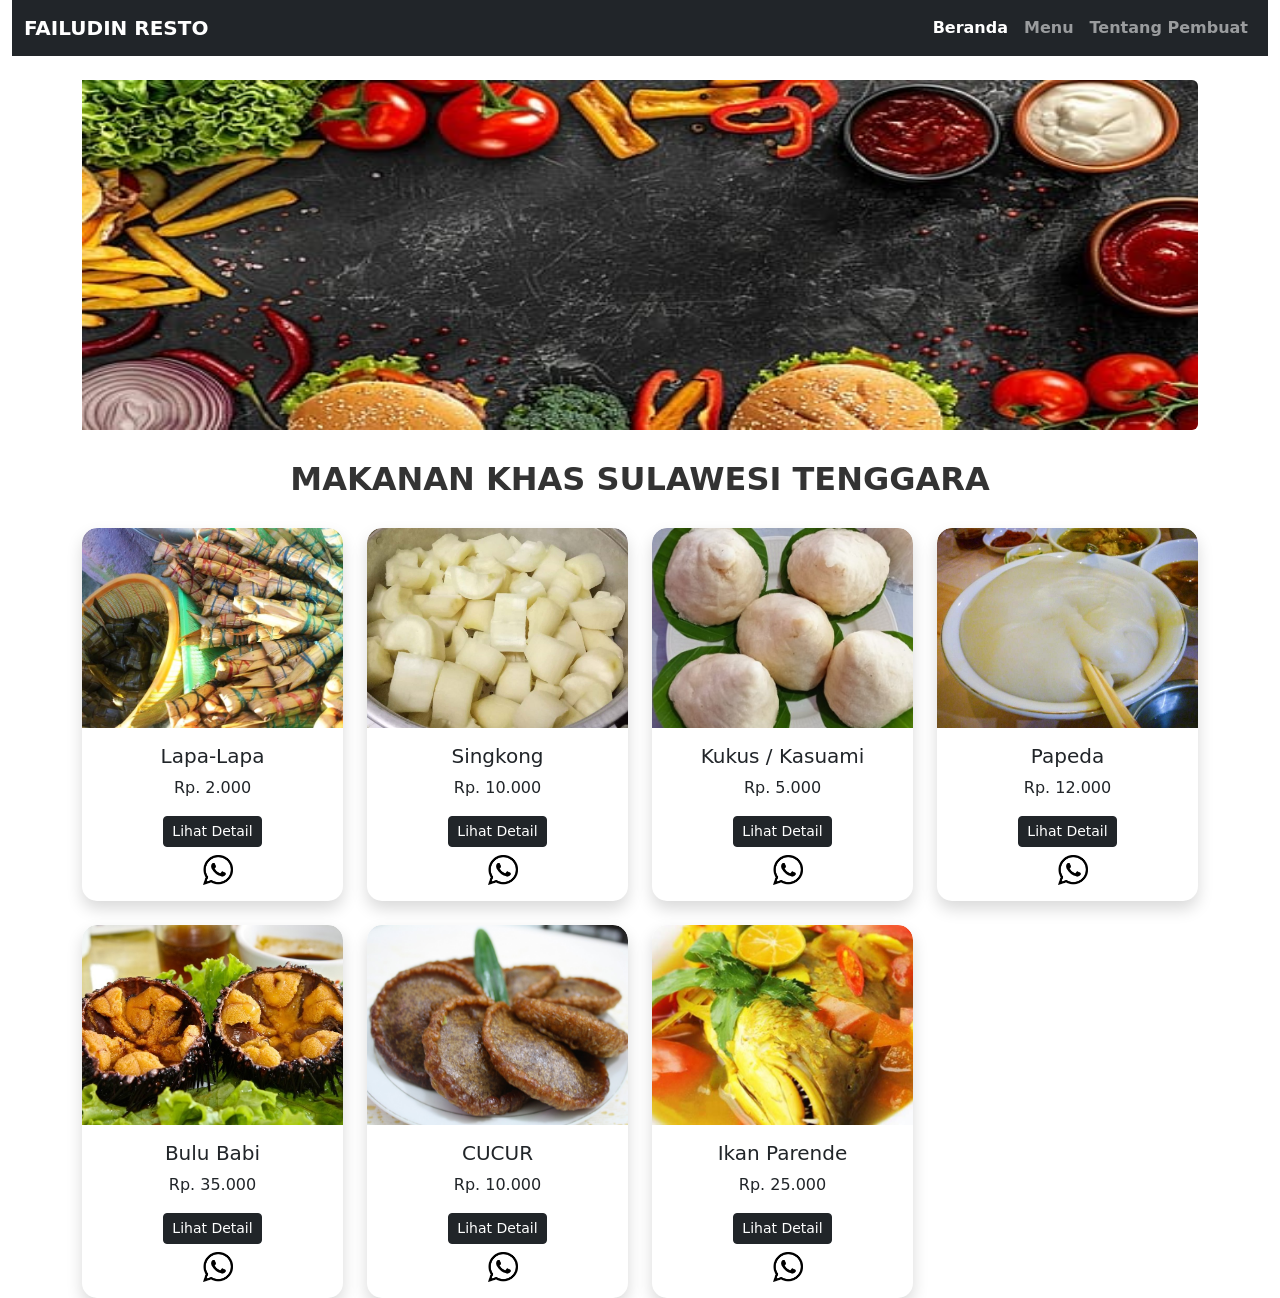
<file: index.html>
<!DOCTYPE html>
<html lang="en">
  <head>
    <meta charset="UTF-8" />
    <meta name="viewport" content="width=device-width, initial-scale=1, shrink-to-fit=no" />
    <title>Beranda</title>

    <!-- Bootstrap & Icons -->
    <link rel="stylesheet" href="https://cdn.jsdelivr.net/npm/bootstrap@5.3.0/dist/css/bootstrap.min.css" />
    <link rel="stylesheet" href="https://cdn.jsdelivr.net/npm/bootstrap-icons@1.11.2/font/bootstrap-icons.min.css" />

    <!-- Custom CSS -->
    <link rel="stylesheet" href="style.css" />
  </head>
  <body>
    <!-- Navbar -->
    <div class="container-fluid">
      <nav class="navbar navbar-expand-lg navbar-dark bg-dark">
        <div class="container-fluid">
          <a class="navbar-brand fw-bold" href="#">FAILUDIN RESTO</a>
          <button class="navbar-toggler" type="button" data-bs-toggle="collapse" data-bs-target="#navbarNav">
            <span class="navbar-toggler-icon"></span>
          </button>
          <div class="collapse navbar-collapse justify-content-end" id="navbarNav">
            <ul class="navbar-nav">
              <li class="nav-item">
                <a class="nav-link active fw-bold" href="index.html">Beranda</a>
              </li>
              <li class="nav-item">
                <a class="nav-link fw-bold" href="menu.html">Menu</a>
              </li>
              <li class="nav-item">
                <a class="nav-link fw-bold" href="profil/index.html">Tentang Pembuat</a>
              </li>
            </ul>
          </div>
        </div>
      </nav>
    </div>
    <br />
    <div class="container">
      <img src="img/profil.jpeg" alt="gambar" width="100%" height="350" class="rounded-end" />
    </div>
    <!-- Judul -->
    <div class="container">
      <h2 class="fw-bold text-center btn-info">MAKANAN KHAS SULAWESI TENGGARA</h2>

      <!-- Grid Produk -->
      <div class="row row-cols-1 row-cols-sm-2 row-cols-md-4 g-4">
        <!-- Produk 1 -->
        <div class="col">
          <div class="card h-100 shadow">
            <img src="img/lapa.jpg" class="card-img-top" alt="Lapa-Lapa" />
            <div class="card-body text-center">
              <h5 class="card-title">Lapa-Lapa</h5>
              <p class="card-text">Rp. 2.000</p>
              <a href="lapa_lapa.html" class="btn btn-dark btn-sm mb-2">Lihat Detail</a><br />
              <a href="https://wa.me/6282358102983" target="_blank">
                <img src="img/wa.png" alt="WhatsApp" width="30" />
              </a>
            </div>
          </div>
        </div>

        <!-- Produk 2 -->
        <div class="col">
          <div class="card h-100 shadow">
            <img src="img/SINGKON.jpg" class="card-img-top" alt="Singkong" />
            <div class="card-body text-center">
              <h5 class="card-title">Singkong</h5>
              <p class="card-text">Rp. 10.000</p>
              <a href="singkong.html" class="btn btn-dark btn-sm mb-2">Lihat Detail</a><br />
              <a href="https://wa.me/6282358102983" target="_blank">
                <img src="img/wa.png" alt="WhatsApp" width="30" />
              </a>
            </div>
          </div>
        </div>

        <!-- Produk 3 -->
        <div class="col">
          <div class="card h-100 shadow">
            <img src="img/KUKUS.png" class="card-img-top" alt="Kukus" />
            <div class="card-body text-center">
              <h5 class="card-title">Kukus / Kasuami</h5>
              <p class="card-text">Rp. 5.000</p>
              <a href="kantofi.html" class="btn btn-dark btn-sm mb-2">Lihat Detail</a><br />
              <a href="https://wa.me/6282358102983" target="_blank">
                <img src="img/wa.png" alt="WhatsApp" width="30" />
              </a>
            </div>
          </div>
        </div>

        <!-- Produk 4 -->
        <div class="col">
          <div class="card h-100 shadow">
            <img src="img/PAPEDA.jpg" class="card-img-top" alt="Papeda" />
            <div class="card-body text-center">
              <h5 class="card-title">Papeda</h5>
              <p class="card-text">Rp. 12.000</p>
              <a href="papeda.html" class="btn btn-dark btn-sm mb-2">Lihat Detail</a><br />
              <a href="https://wa.me/6282358102983" target="_blank">
                <img src="img/wa.png" alt="WhatsApp" width="30" />
              </a>
            </div>
          </div>
        </div>

        <!-- Produk Tambahan (contoh Bulu Babi, kamu bisa tambah lebih banyak lagi) -->
        <div class="col">
          <div class="card h-100 shadow">
            <img src="img/bulu_babi.jpg" class="card-img-top" alt="Bulu Babi" />
            <div class="card-body text-center">
              <h5 class="card-title">Bulu Babi</h5>
              <p class="card-text">Rp. 35.000</p>
              <a href="bulu_babi.html" class="btn btn-dark btn-sm mb-2">Lihat Detail</a><br />
              <a href="https://wa.me/6282358102983" target="_blank">
                <img src="img/wa.png" alt="WhatsApp" width="30" />
              </a>
            </div>
          </div>
        </div>

        <div class="col">
          <div class="card h-100 shadow">
            <img src="img/cucur.JPG" class="card-img-top" alt="Bulu Babi" />
            <div class="card-body text-center">
              <h5 class="card-title">CUCUR</h5>
              <p class="card-text">Rp. 10.000</p>
              <a href="cucur.html" class="btn btn-dark btn-sm mb-2">Lihat Detail</a><br />
              <a href="https://wa.me/6282358102983" target="_blank">
                <img src="img/wa.png" alt="WhatsApp" width="30" />
              </a>
            </div>
          </div>
        </div>

        <div class="col">
          <div class="card h-100 shadow">
            <img src="img/ikan_parende.jpg" class="card-img-top" alt="Bulu Babi" />
            <div class="card-body text-center">
              <h5 class="card-title">Ikan Parende</h5>
              <p class="card-text">Rp. 25.000</p>
              <a href="ikan_parende.html" class="btn btn-dark btn-sm mb-2">Lihat Detail</a><br />
              <a href="https://wa.me/6282358102983" target="_blank">
                <img src="img/wa.png" alt="WhatsApp" width="30" />
              </a>
            </div>
          </div>
        </div>
      </div>
    </div>

    <script src="https://cdn.jsdelivr.net/npm/bootstrap@5.3.0/dist/js/bootstrap.bundle.min.js"></script>
  </body>
</html>
</file>
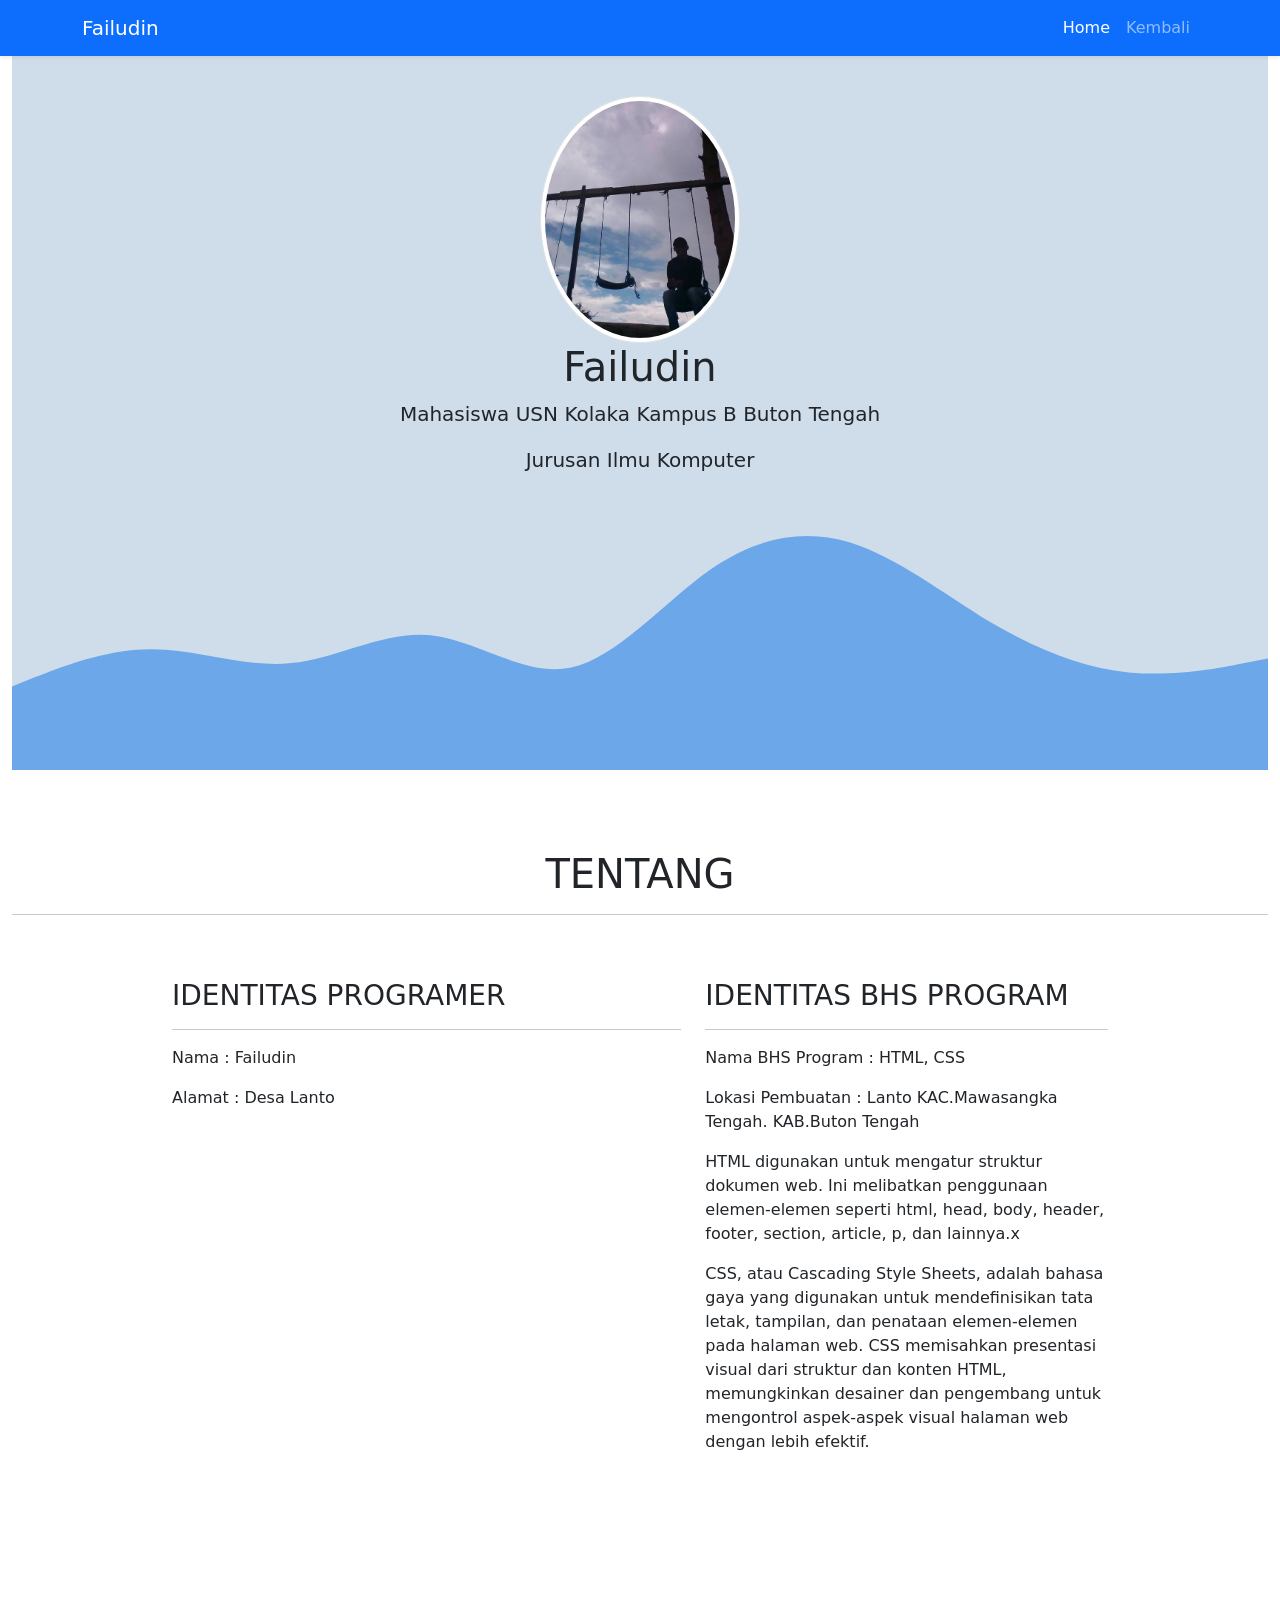
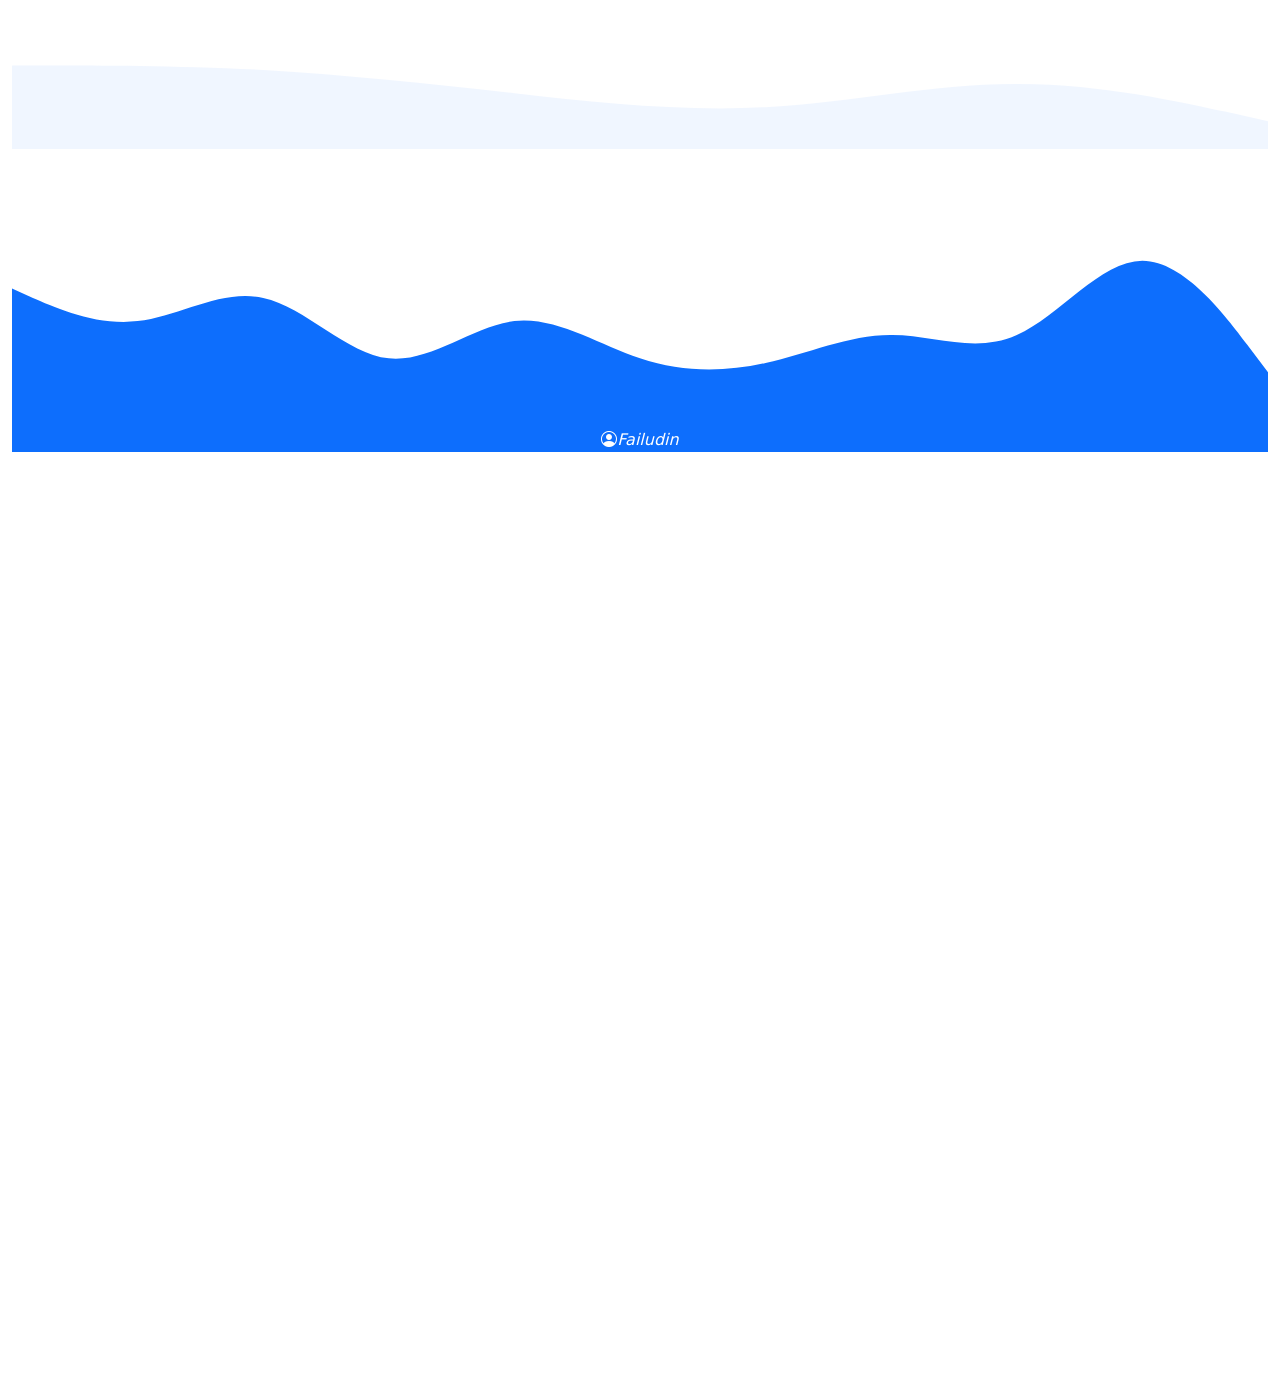
<file: profil/index.html>
<!DOCTYPE html>
<html lang="en">
  <head>
    <meta charset="utf-8" />
    <meta name="viewport" content="width=device-width, initial-scale=1" />
    <title>PROFIL</title>
    <!--icon-->
    <link rel="stylesheet" href="https://cdn.jsdelivr.net/npm/bootstrap-icons@1.11.2/font/bootstrap-icons.min.css" />
    <!--tutup icon-->

    <!--CSS-->
    <link rel="stylesheet" href="style.css" />
    <!--TUTUP CSS-->

    <link href="https://cdn.jsdelivr.net/npm/bootstrap@5.3.2/dist/css/bootstrap.min.css" rel="stylesheet" integrity="sha384-T3c6CoIi6uLrA9TneNEoa7RxnatzjcDSCmG1MXxSR1GAsXEV/Dwwykc2MPK8M2HN" crossorigin="anonymous" />
  </head>
  <div class="container-fluid">
  <body href id="#home">
    <!-- navbar -->
    <nav class="navbar navbar-expand-lg navbar-dark bg-primary shadow-sm fixed-top">
      <div class="container">
        <a class="navbar-brand" href="img/failudin.jpeg">Failudin</a>
        <button class="navbar-toggler" type="button" data-bs-toggle="collapse" data-bs-target="#navbarNav" aria-controls="navbarNav" aria-expanded="false" aria-label="Toggle navigation">
          <span class="navbar-toggler-icon"></span>
        </button>
        <div class="collapse navbar-collapse" id="navbarNav">
          <ul class="navbar-nav ms-auto">
            <li class="nav-item">
              
              <a class="nav-link active" aria-current="page" href="#home">Home</a>
             
            </li>
            <li class="nav-item">
              <a class="nav-link" href="../index.html">Kembali</a>
            </li>
            
            
          </ul>
        </div>
      </div>
    </nav>
    <!-- tutup navbar -->

    <!-- jumbo tron -->
    <div class="jumbotron text-center">
      <img src="img/failudin.jpeg" alt="failudin" width="200" class="rounded-circle img-thumbnail" />
      <h1 class="display-10">Failudin</h1>
      <p class="lead">Mahasiswa USN Kolaka Kampus B Buton Tengah</p>
      <p class="lead">Jurusan Ilmu Komputer</p>


    


    
      <svg xmlns="http://www.w3.org/2000/svg" viewBox="0 0 1440 320">
        <path
          fill="#0873e7"
          fill-opacity="0.5"
          d="M0,224L26.7,213.3C53.3,203,107,181,160,181.3C213.3,181,267,203,320,197.3C373.3,192,427,160,480,165.3C533.3,171,587,213,640,202.7C693.3,192,747,128,800,90.7C853.3,53,907,43,960,58.7C1013.3,75,1067,117,1120,149.3C1173.3,181,1227,203,1280,208C1333.3,213,1387,203,1413,197.3L1440,192L1440,320L1413.3,320C1386.7,320,1333,320,1280,320C1226.7,320,1173,320,1120,320C1066.7,320,1013,320,960,320C906.7,320,853,320,800,320C746.7,320,693,320,640,320C586.7,320,533,320,480,320C426.7,320,373,320,320,320C266.7,320,213,320,160,320C106.7,320,53,320,27,320L0,320Z"
        ></path>
      </svg>
    </div>
    <!-- tutup jumbo tron -->

    <!--Ebaut-->
    <section id="about">
      <div class="countainer">
        <div class="row text-center mb-5">
          <div class="col">
            <h1>TENTANG</h1>
            <hr>
          </div>
        </div>
        <div class="row justify-content-center ">
          <div class="col-md-5">
            <h3>IDENTITAS PROGRAMER</h3>
            <hr>
            <p>Nama : Failudin</p>
            <p>Alamat : Desa Lanto </p>
          
          </div>
          <div class="col-md-4">
            <h3>IDENTITAS BHS PROGRAM</h3>
            <hr>
            <p>Nama BHS Program : HTML, CSS</p>
            <p>Lokasi Pembuatan : Lanto KAC.Mawasangka Tengah. KAB.Buton Tengah </p>
            <p> HTML digunakan untuk mengatur struktur dokumen web. Ini melibatkan penggunaan elemen-elemen seperti html, head, body, header, footer, section, article, p, dan lainnya.x</p>
            <P>CSS, atau Cascading Style Sheets, adalah bahasa gaya yang digunakan untuk mendefinisikan tata letak, tampilan, dan penataan elemen-elemen pada halaman web. CSS memisahkan presentasi visual dari struktur dan konten HTML, memungkinkan desainer dan pengembang untuk mengontrol aspek-aspek visual halaman web dengan lebih efektif.</P>
          </div>
        </div>
      </div>
      <svg xmlns="http://www.w3.org/2000/svg" viewBox="0 0 1440 320">
        <path
          fill="#e2edff"
          fill-opacity="0.5"
          d="M0,224L48,224C96,224,192,224,288,229.3C384,235,480,245,576,256C672,267,768,277,864,272C960,267,1056,245,1152,245.3C1248,245,1344,267,1392,277.3L1440,288L1440,320L1392,320C1344,320,1248,320,1152,320C1056,320,960,320,864,320C768,320,672,320,576,320C480,320,384,320,288,320C192,320,96,320,48,320L0,320Z"
        ></path>
      </svg>
    </section>
    <!--Tutup Ebaut-->

    
   
      </body>
     

      <svg xmlns="http://www.w3.org/2000/svg" viewBox="0 0 1440 320">
        <path
          fill="#0d6efd"
          fill-opacity="1"
          d="M0,160L24,170.7C48,181,96,203,144,197.3C192,192,240,160,288,170.7C336,181,384,235,432,240C480,245,528,203,576,197.3C624,192,672,224,720,240C768,256,816,256,864,245.3C912,235,960,213,1008,213.3C1056,213,1104,235,1152,213.3C1200,192,1248,128,1296,128C1344,128,1392,192,1416,224L1440,256L1440,320L1416,320C1392,320,1344,320,1296,320C1248,320,1200,320,1152,320C1104,320,1056,320,1008,320C960,320,912,320,864,320C816,320,768,320,720,320C672,320,624,320,576,320C528,320,480,320,432,320C384,320,336,320,288,320C240,320,192,320,144,320C96,320,48,320,24,320L0,320Z"
        ></path>
      </svg>
      <footer class="bg-primary text-white text-center">
        <i class="bi bi-person-circle">Failudin</i>
        <br />

        </footer>
    </section>
    </div>

    <script src="https://cdn.jsdelivr.net/npm/bootstrap@5.3.2/dist/js/bootstrap.bundle.min.js" integrity="sha384-C6RzsynM9kWDrMNeT87bh95OGNyZPhcTNXj1NW7RuBCsyN/o0jlpcV8Qyq46cDfL" crossorigin="anonymous"></script>
  </body>
</html>
</file>
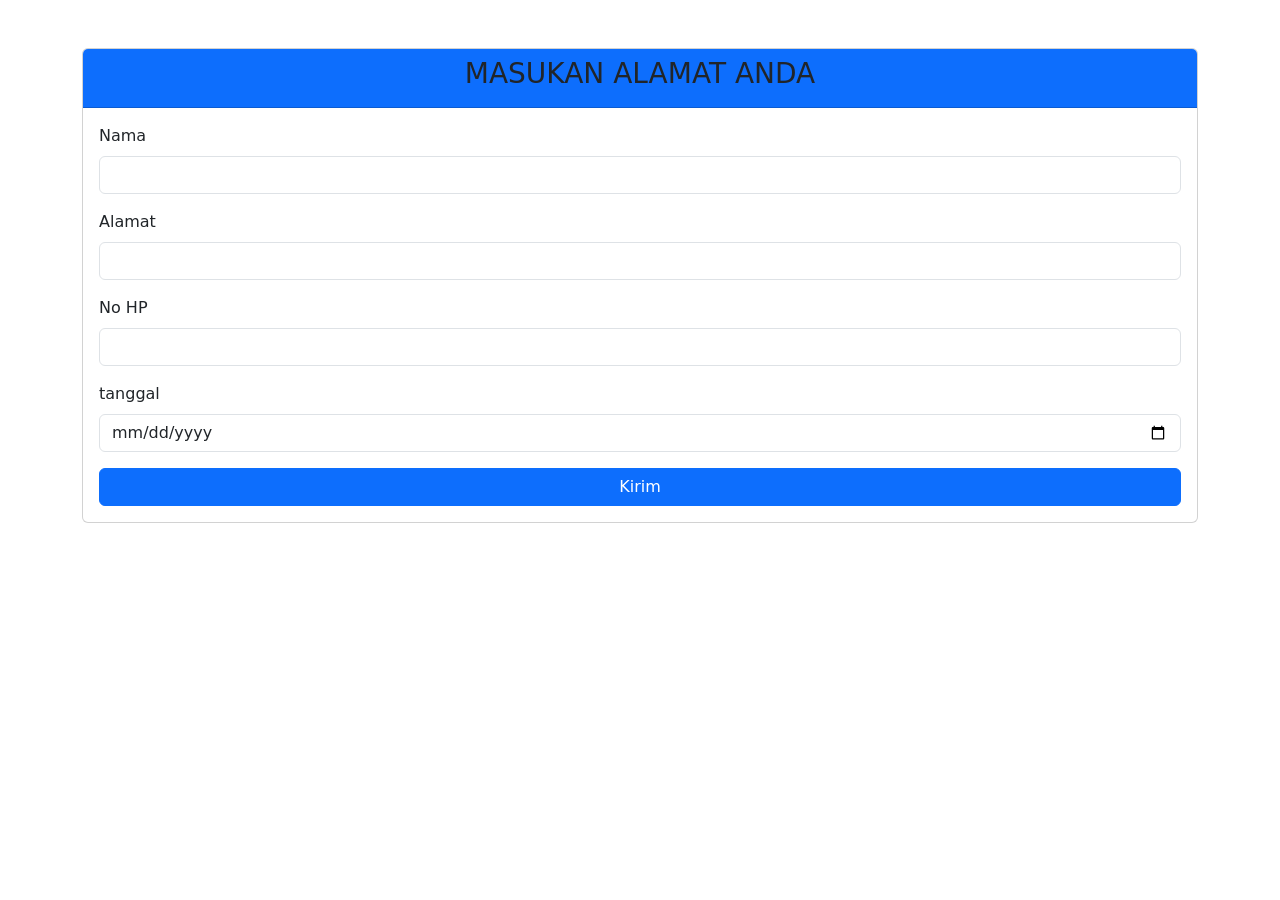
<file: alamat.html>
<!DOCTYPE html>
<html lang="en">
  <head>
    <meta charset="UTF-8" />
    <meta name="viewport" content="width=device-width, initial-scale=1, shrink-to-fit=no" />
    <title>Daftar Akun</title>
    <!-- Tambahkan link Bootstrap di sini -->
    <link href="https://cdn.jsdelivr.net/npm/bootstrap@5.3.0/dist/css/bootstrap.min.css" rel="stylesheet" />
  </head>
  <body>
    <div class="container mt-5">
      <div class="row justify-content-center">
        <div class="col-md-13">
          <div class="card">
            <div class="card-header bg-primary">
              <h3 class="fw-normal text-center">MASUKAN ALAMAT ANDA</h3>
            </div>
            <div class="card-body">
              <form action="metode_pembayaran.html">
                <div class="mb-3">
                  <label for="nama" class="form-label">Nama</label>
                  <input type="text" class="form-control" id="nama" name="nama" required />
                </div>

                <div class="mb-3">
                  <label for="alamat" class="form-label">Alamat</label>
                  <input type="alamat" class="form-control" id="alamat" name="alamat" required />
                </div>
                <div class="mb-3">
                  <label for="nohp" class="form-label">No HP</label>
                  <input type="nohp" class="form-control" id="nohp" name="nohp" required />
                </div>
                <div class="mb-3">
                  <label for="tanggal" class="form-label">tanggal</label>
                  <input type="date" class="form-control" id="date" name="date" required />
                </div>
                <div class="d-grid">
                  <button type="submit" class="btn btn-primary">Kirim</button>
                </div>
              </form>
            </div>
          </div>
        </div>
      </div>
    </div>

    <!-- Tambahkan script Bootstrap dan script lainnya jika diperlukan -->
    <script src="https://cdn.jsdelivr.net/npm/bootstrap@5.3.0/dist/js/bootstrap.bundle.min.js"></script>
  </body>
</html>
</file>
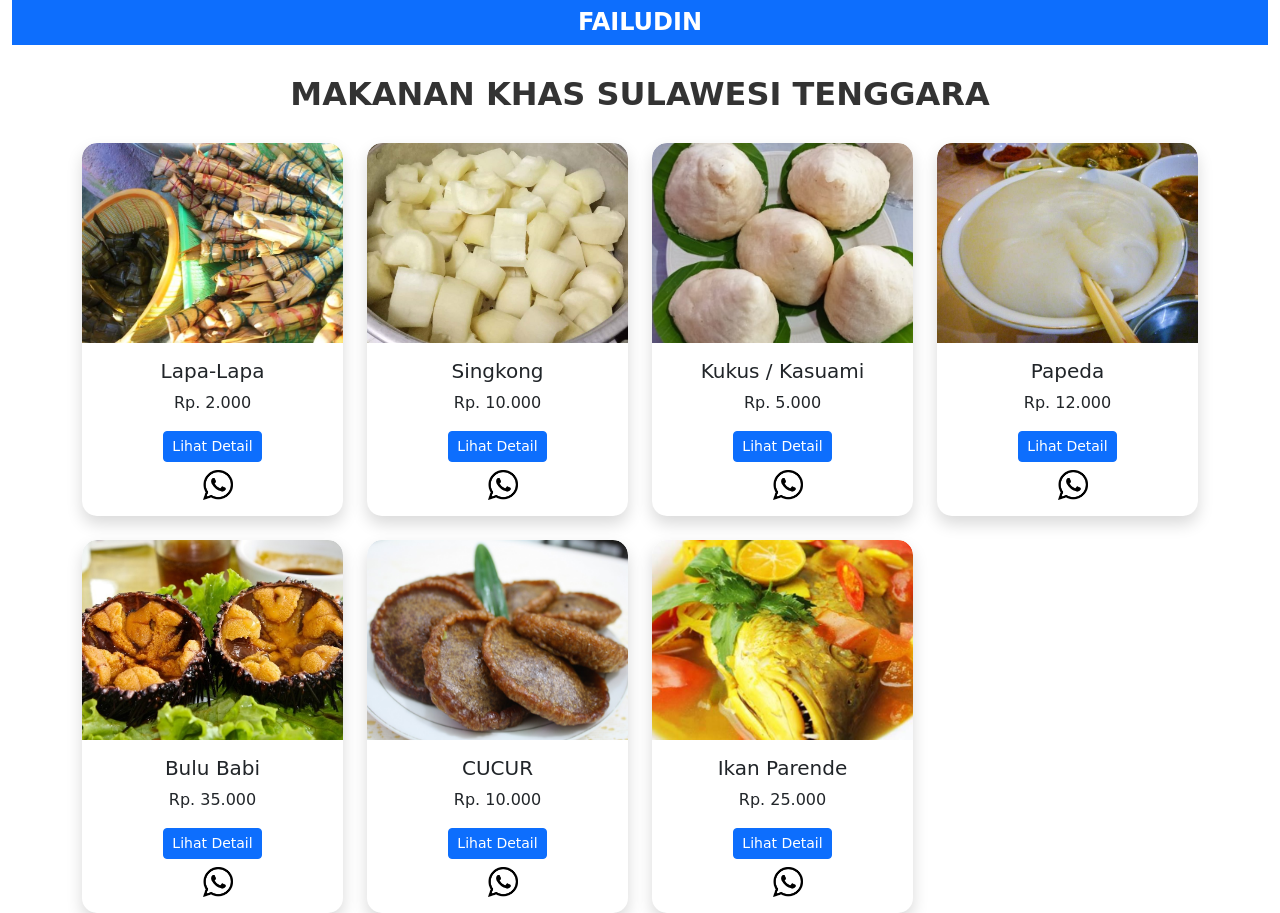
<file: beranda.html>
<!DOCTYPE html>
<html lang="en">
  <head>
    <meta charset="UTF-8" />
    <meta name="viewport" content="width=device-width, initial-scale=1, shrink-to-fit=no" />
    <title>Beranda</title>

    <!-- Bootstrap & Icons -->
    <link rel="stylesheet" href="https://cdn.jsdelivr.net/npm/bootstrap@5.3.0/dist/css/bootstrap.min.css" />
    <link rel="stylesheet" href="https://cdn.jsdelivr.net/npm/bootstrap-icons@1.11.2/font/bootstrap-icons.min.css" />

    <!-- Custom CSS -->
    <link rel="stylesheet" href="style.css" />
  </head>
  <body>
    <!-- Navbar -->
    <div class="container-fluid">
      <nav class="navbar navbar-expand-lg bg-primary">
        <div class="container-fluid">
          <h1 class="container text-center">FAILUDIN</h1>
        </div>
      </nav>
      <!-- 
      <img src="img/mancing.jpg" alt="gambar" width="100%" height="350" class="rounded-end" /> -->

      <!-- Judul -->
      <div class="container">
        <h2 class="fw-bold text-center">MAKANAN KHAS SULAWESI TENGGARA</h2>

        <!-- Grid Produk -->
        <div class="row row-cols-1 row-cols-sm-2 row-cols-md-4 g-4">
          <!-- Produk 1 -->
          <div class="col">
            <div class="card h-100 shadow">
              <img src="img/lapa.jpg" class="card-img-top" alt="Lapa-Lapa" />
              <div class="card-body text-center">
                <h5 class="card-title">Lapa-Lapa</h5>
                <p class="card-text">Rp. 2.000</p>
                <a href="lapa_lapa.html" class="btn btn-primary btn-sm mb-2">Lihat Detail</a><br />
                <a href="https://wa.me/6282358102983" target="_blank">
                  <img src="img/wa.png" alt="WhatsApp" width="30" />
                </a>
              </div>
            </div>
          </div>

          <!-- Produk 2 -->
          <div class="col">
            <div class="card h-100 shadow">
              <img src="img/SINGKON.jpg" class="card-img-top" alt="Singkong" />
              <div class="card-body text-center">
                <h5 class="card-title">Singkong</h5>
                <p class="card-text">Rp. 10.000</p>
                <a href="singkong.html" class="btn btn-primary btn-sm mb-2">Lihat Detail</a><br />
                <a href="https://wa.me/6282358102983" target="_blank">
                  <img src="img/wa.png" alt="WhatsApp" width="30" />
                </a>
              </div>
            </div>
          </div>

          <!-- Produk 3 -->
          <div class="col">
            <div class="card h-100 shadow">
              <img src="img/KUKUS.png" class="card-img-top" alt="Kukus" />
              <div class="card-body text-center">
                <h5 class="card-title">Kukus / Kasuami</h5>
                <p class="card-text">Rp. 5.000</p>
                <a href="kantofi.html" class="btn btn-primary btn-sm mb-2">Lihat Detail</a><br />
                <a href="https://wa.me/6282358102983" target="_blank">
                  <img src="img/wa.png" alt="WhatsApp" width="30" />
                </a>
              </div>
            </div>
          </div>

          <!-- Produk 4 -->
          <div class="col">
            <div class="card h-100 shadow">
              <img src="img/PAPEDA.jpg" class="card-img-top" alt="Papeda" />
              <div class="card-body text-center">
                <h5 class="card-title">Papeda</h5>
                <p class="card-text">Rp. 12.000</p>
                <a href="papeda.html" class="btn btn-primary btn-sm mb-2">Lihat Detail</a><br />
                <a href="https://wa.me/6282358102983" target="_blank">
                  <img src="img/wa.png" alt="WhatsApp" width="30" />
                </a>
              </div>
            </div>
          </div>

          <!-- Produk Tambahan (contoh Bulu Babi, kamu bisa tambah lebih banyak lagi) -->
          <div class="col">
            <div class="card h-100 shadow">
              <img src="img/bulu_babi.jpg" class="card-img-top" alt="Bulu Babi" />
              <div class="card-body text-center">
                <h5 class="card-title">Bulu Babi</h5>
                <p class="card-text">Rp. 35.000</p>
                <a href="bulu_babi.html" class="btn btn-primary btn-sm mb-2">Lihat Detail</a><br />
                <a href="https://wa.me/6282358102983" target="_blank">
                  <img src="img/wa.png" alt="WhatsApp" width="30" />
                </a>
              </div>
            </div>
          </div>

          <div class="col">
            <div class="card h-100 shadow">
              <img src="img/cucur.JPG" class="card-img-top" alt="Bulu Babi" />
              <div class="card-body text-center">
                <h5 class="card-title">CUCUR</h5>
                <p class="card-text">Rp. 10.000</p>
                <a href="cucur.html" class="btn btn-primary btn-sm mb-2">Lihat Detail</a><br />
                <a href="https://wa.me/6282358102983" target="_blank">
                  <img src="img/wa.png" alt="WhatsApp" width="30" />
                </a>
              </div>
            </div>
          </div>

          <div class="col">
            <div class="card h-100 shadow">
              <img src="img/ikan_parende.jpg" class="card-img-top" alt="Bulu Babi" />
              <div class="card-body text-center">
                <h5 class="card-title">Ikan Parende</h5>
                <p class="card-text">Rp. 25.000</p>
                <a href="ikan_parende.html" class="btn btn-primary btn-sm mb-2">Lihat Detail</a><br />
                <a href="https://wa.me/6282358102983" target="_blank">
                  <img src="img/wa.png" alt="WhatsApp" width="30" />
                </a>
              </div>
            </div>
          </div>
        </div>
      </div>

     

    <script src="https://cdn.jsdelivr.net/npm/bootstrap@5.3.0/dist/js/bootstrap.bundle.min.js"></script>
  </body>
</html>
</file>
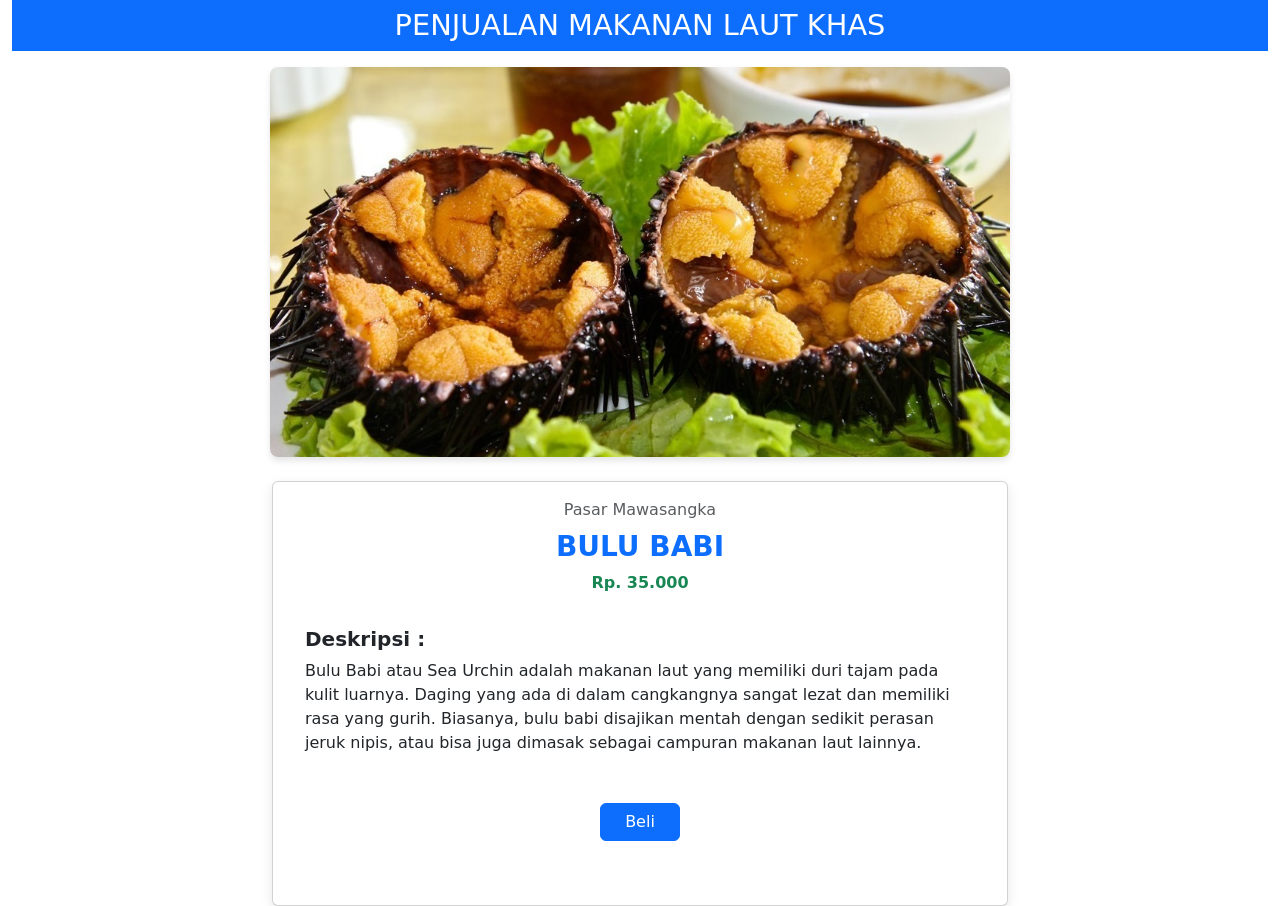
<file: bulu_babi.html>
<!DOCTYPE html>
<html lang="id">
  <head>
    <meta charset="utf-8" />
    <meta name="viewport" content="width=device-width, initial-scale=1" />
    <title>Bulu Babi - Makanan Laut Khas</title>

    <!-- Icon -->
    <link rel="stylesheet" href="https://cdn.jsdelivr.net/npm/bootstrap-icons@1.11.2/font/bootstrap-icons.min.css" />

    <!-- CSS Kustom -->
    <link rel="stylesheet" href="css_tentang.css" />

    <!-- Bootstrap -->
    <link href="https://cdn.jsdelivr.net/npm/bootstrap@5.3.2/dist/css/bootstrap.min.css" rel="stylesheet" />
  </head>
  <body>
    <div class="container-fluid">
      <!-- Navbar -->
      <nav class="navbar navbar-expand-lg bg-primary">
        <div class="container-fluid justify-content-center">
          <h1 class="text-white text-center">PENJUALAN MAKANAN LAUT KHAS</h1>
        </div>
      </nav>
      <!-- Tutup Navbar -->

      <!-- Jumbotron / Gambar Utama -->
      <div class="container-fluid mt-3">
        <img src="img/bulu_babi.jpg" alt="Bulu Babi" class="header-image" />
      </div>
      <!-- Tutup Jumbotron -->

      <!-- Konten Utama -->
      <div class="container mt-4">
        <div class="row justify-content-center">
          <div class="col-md-8">
            <div class="card p-3">
              <div class="text-center">
                <p class="text-muted mb-1">Pasar Mawasangka</p>
                <h3 class="text-primary fw-bold">BULU BABI</h3>
                <p class="text-success fw-semibold">Rp. 35.000</p>
              </div>
              <div class="card-body">
                <h5 class="fw-bold">Deskripsi :</h5>
                <p>
                  Bulu Babi atau Sea Urchin adalah makanan laut yang memiliki duri tajam pada kulit luarnya. Daging yang ada di dalam cangkangnya sangat lezat dan memiliki rasa yang gurih. Biasanya, bulu babi disajikan mentah dengan sedikit
                  perasan jeruk nipis, atau bisa juga dimasak sebagai campuran makanan laut lainnya.
                </p>
                <div class="text-center">
                  <a href="alamat.html" class="btn btn-primary px-4">Beli</a>
                </div>
              </div>
            </div>
          </div>
        </div>
      </div>
    </div>

    <!-- Bootstrap JS -->
    <script src="https://cdn.jsdelivr.net/npm/bootstrap@5.3.2/dist/js/bootstrap.bundle.min.js"></script>
  </body>
</html>
</file>
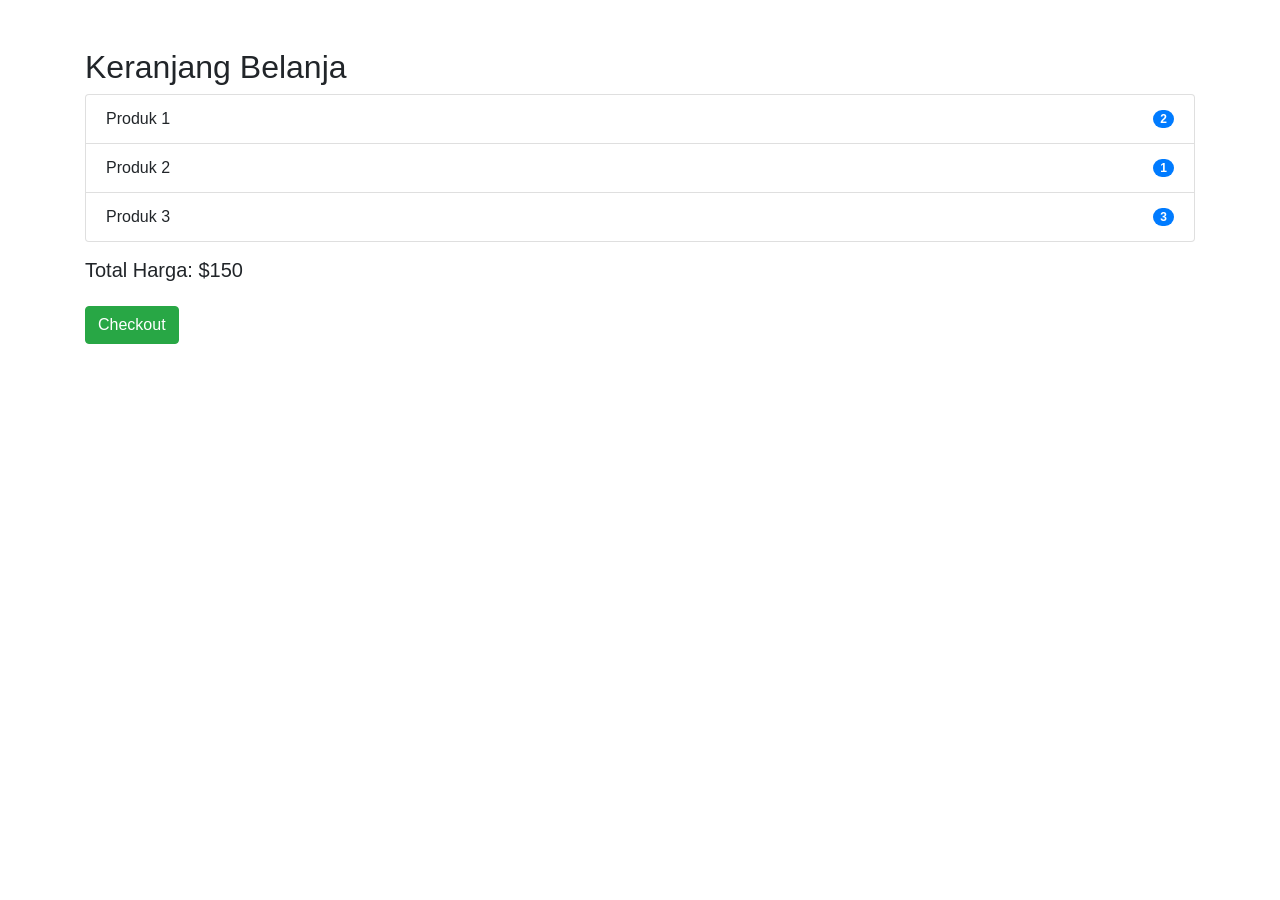
<file: cek.html>
<!DOCTYPE html>
<html lang="en">
  <head>
    <meta charset="UTF-8" />
    <meta name="viewport" content="width=device-width, initial-scale=1.0" />
    <title>Keranjang Belanja</title>
    <!-- Sertakan Bootstrap CSS -->
    <link rel="stylesheet" href="https://stackpath.bootstrapcdn.com/bootstrap/4.3.1/css/bootstrap.min.css" />
  </head>
  <body>
    <div class="container mt-5">
      <h2>Keranjang Belanja</h2>

      <ul class="list-group">
        <!-- Item 1 -->
        <li class="list-group-item d-flex justify-content-between align-items-center">
          Produk 1
          <span class="badge badge-primary badge-pill">2</span>
        </li>

        <!-- Item 2 -->
        <li class="list-group-item d-flex justify-content-between align-items-center">
          Produk 2
          <span class="badge badge-primary badge-pill">1</span>
        </li>

        <!-- Item 3 -->
        <li class="list-group-item d-flex justify-content-between align-items-center">
          Produk 3
          <span class="badge badge-primary badge-pill">3</span>
        </li>
      </ul>

      <!-- Total Harga -->
      <div class="mt-3">
        <h5>Total Harga: $150</h5>
      </div>

      <!-- Tombol Checkout -->
      <button type="button" class="btn btn-success mt-3">Checkout</button>
    </div>

    <!-- Sertakan Bootstrap JS dan Popper.js (diperlukan oleh Bootstrap) -->
    <script src="https://code.jquery.com/jquery-3.3.1.slim.min.js"></script>
    <script src="https://cdnjs.cloudflare.com/ajax/libs/popper.js/1.14.7/umd/popper.min.js"></script>
    <script src="https://stackpath.bootstrapcdn.com/bootstrap/4.3.1/js/bootstrap.min.js"></script>
  </body>
</html>
</file>
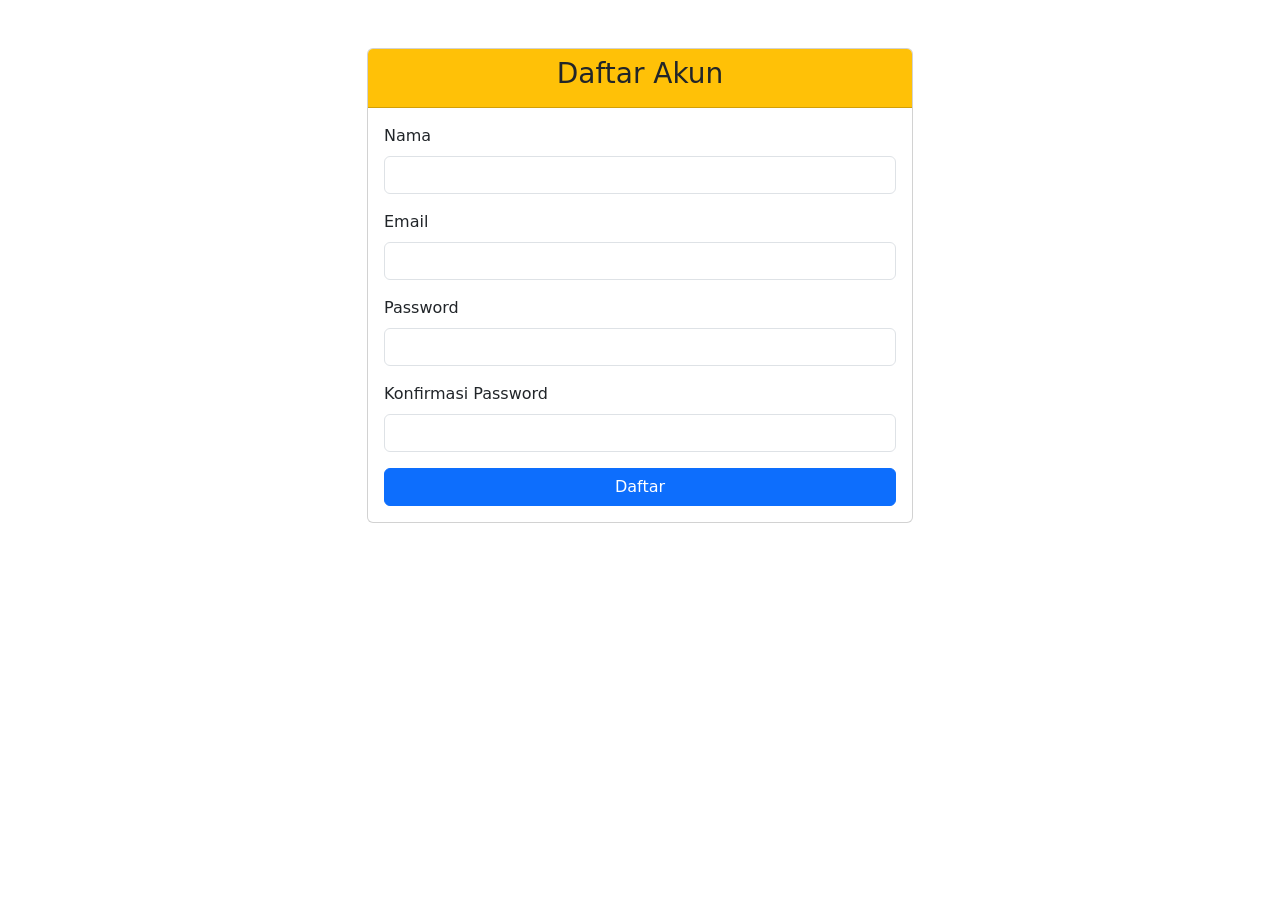
<file: daftar_akun.html>
<!DOCTYPE html>
<html lang="en">
  <head>
    <meta charset="UTF-8" />
    <meta name="viewport" content="width=device-width, initial-scale=1, shrink-to-fit=no" />
    <title>Daftar Akun</title>
    <!-- Tambahkan link Bootstrap di sini -->
    <link href="https://cdn.jsdelivr.net/npm/bootstrap@5.3.0/dist/css/bootstrap.min.css" rel="stylesheet" />
  </head>
  <body>
    <div class="container mt-5">
      <div class="row justify-content-center">
        <div class="col-md-6">
          <div class="card">
            <div class="card-header bg-warning">
              <h3 class="text-center ">Daftar Akun</h3>
            </div>
            <div class="card-body">
              <form action="index.html">
                <div class="mb-3">
                  <label for="nama" class="form-label">Nama</label>
                  <input type="text" class="form-control" id="nama" name="nama" required />
                </div>
                <div class="mb-3">
                  <label for="email" class="form-label">Email</label>
                  <input type="email" class="form-control" id="email" name="email" required />
                </div>
                <div class="mb-3">
                  <label for="password" class="form-label">Password</label>
                  <input type="password" class="form-control" id="password" name="password" required />
                </div>
                <div class="mb-3">
                  <label for="konfirmasi_password" class="form-label">Konfirmasi Password</label>
                  <input type="password" class="form-control" id="konfirmasi_password" name="konfirmasi_password" required />
                </div>
                <div class="d-grid">
                  <button type="submit" class="btn btn-primary">Daftar</button>
                </div>
              </form>
            </div>
          </div>
        </div>
      </div>
    </div>

    <!-- Tambahkan script Bootstrap dan script lainnya jika diperlukan -->
    <script src="https://cdn.jsdelivr.net/npm/bootstrap@5.3.0/dist/js/bootstrap.bundle.min.js"></script>
  </body>
</html>
</file>
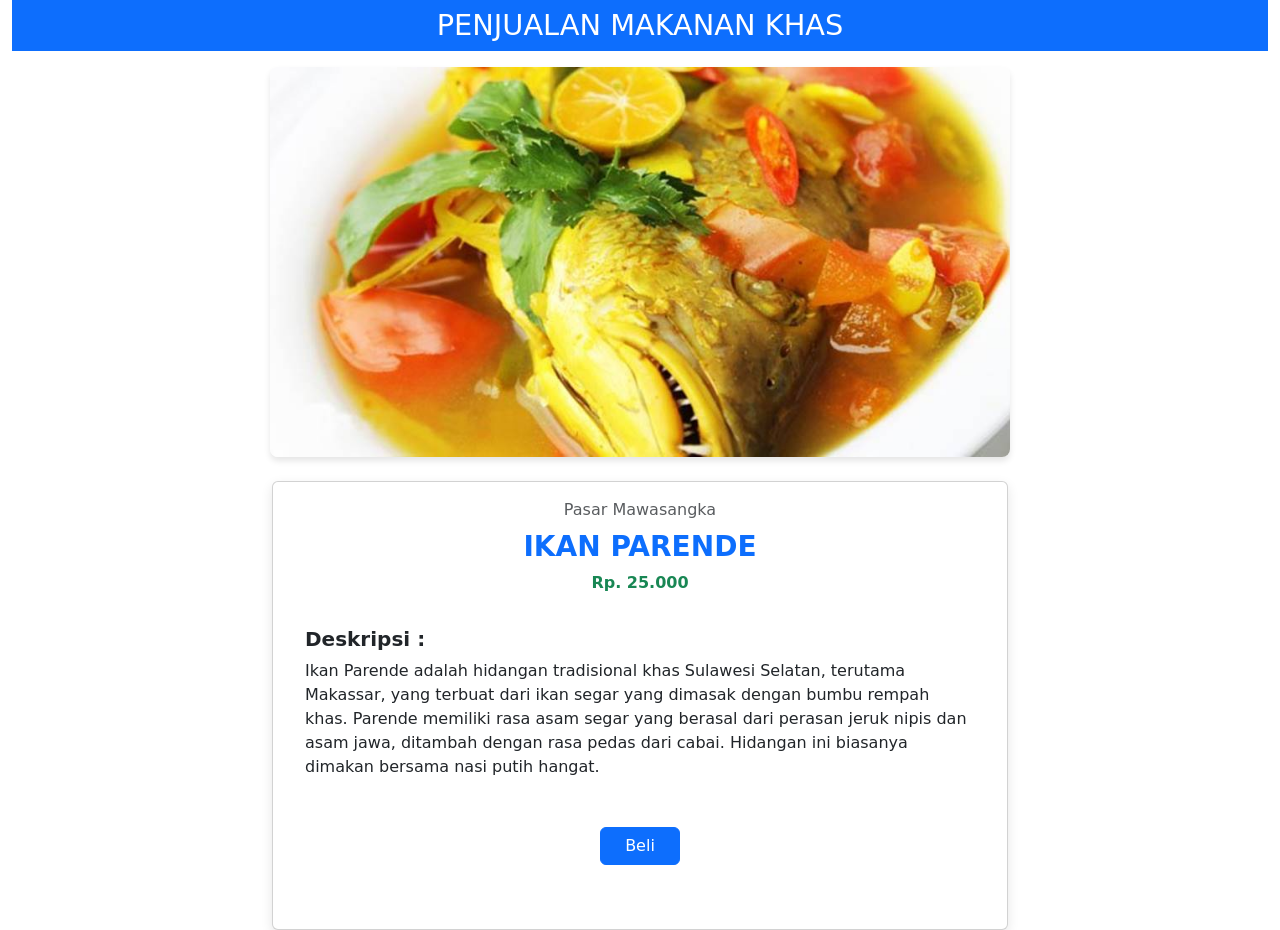
<file: ikan_parende.html>
<!DOCTYPE html>
<html lang="id">
  <head>
    <meta charset="utf-8" />
    <meta name="viewport" content="width=device-width, initial-scale=1" />
    <title>Ikan Parende - Makanan Khas Sulawesi Selatan</title>

    <!-- Icon -->
    <link rel="stylesheet" href="https://cdn.jsdelivr.net/npm/bootstrap-icons@1.11.2/font/bootstrap-icons.min.css" />

    <!-- CSS Kustom -->
    <link rel="stylesheet" href="css_tentang.css" />

    <!-- Bootstrap -->
    <link href="https://cdn.jsdelivr.net/npm/bootstrap@5.3.2/dist/css/bootstrap.min.css" rel="stylesheet" />
  </head>
  <body>
    <div class="container-fluid">
      <!-- Navbar -->
      <nav class="navbar navbar-expand-lg bg-primary">
        <div class="container-fluid justify-content-center">
          <h1 class="text-white text-center">PENJUALAN MAKANAN KHAS</h1>
        </div>
      </nav>
      <!-- Tutup Navbar -->

      <!-- Jumbotron / Gambar Utama -->
      <div class="container-fluid mt-3">
        <img src="img/ikan_parende.jpg" alt="Ikan Parende" class="header-image" />
      </div>
      <!-- Tutup Jumbotron -->

      <!-- Konten Utama -->
      <div class="container mt-4">
        <div class="row justify-content-center">
          <div class="col-md-8">
            <div class="card p-3">
              <div class="text-center">
                <p class="text-muted mb-1">Pasar Mawasangka</p>
                <h3 class="text-primary fw-bold">IKAN PARENDE</h3>
                <p class="text-success fw-semibold">Rp. 25.000</p>
              </div>
              <div class="card-body">
                <h5 class="fw-bold">Deskripsi :</h5>
                <p>
                  Ikan Parende adalah hidangan tradisional khas Sulawesi Selatan, terutama Makassar, yang terbuat dari ikan segar yang dimasak dengan bumbu rempah khas. Parende memiliki rasa asam segar yang berasal dari perasan jeruk nipis
                  dan asam jawa, ditambah dengan rasa pedas dari cabai. Hidangan ini biasanya dimakan bersama nasi putih hangat.
                </p>
                <div class="text-center">
                  <a href="alamat.html" class="btn btn-primary px-4">Beli</a>
                </div>
              </div>
            </div>
          </div>
        </div>
      </div>
    </div>

    <!-- Bootstrap JS -->
    <script src="https://cdn.jsdelivr.net/npm/bootstrap@5.3.2/dist/js/bootstrap.bundle.min.js"></script>
  </body>
</html>
</file>
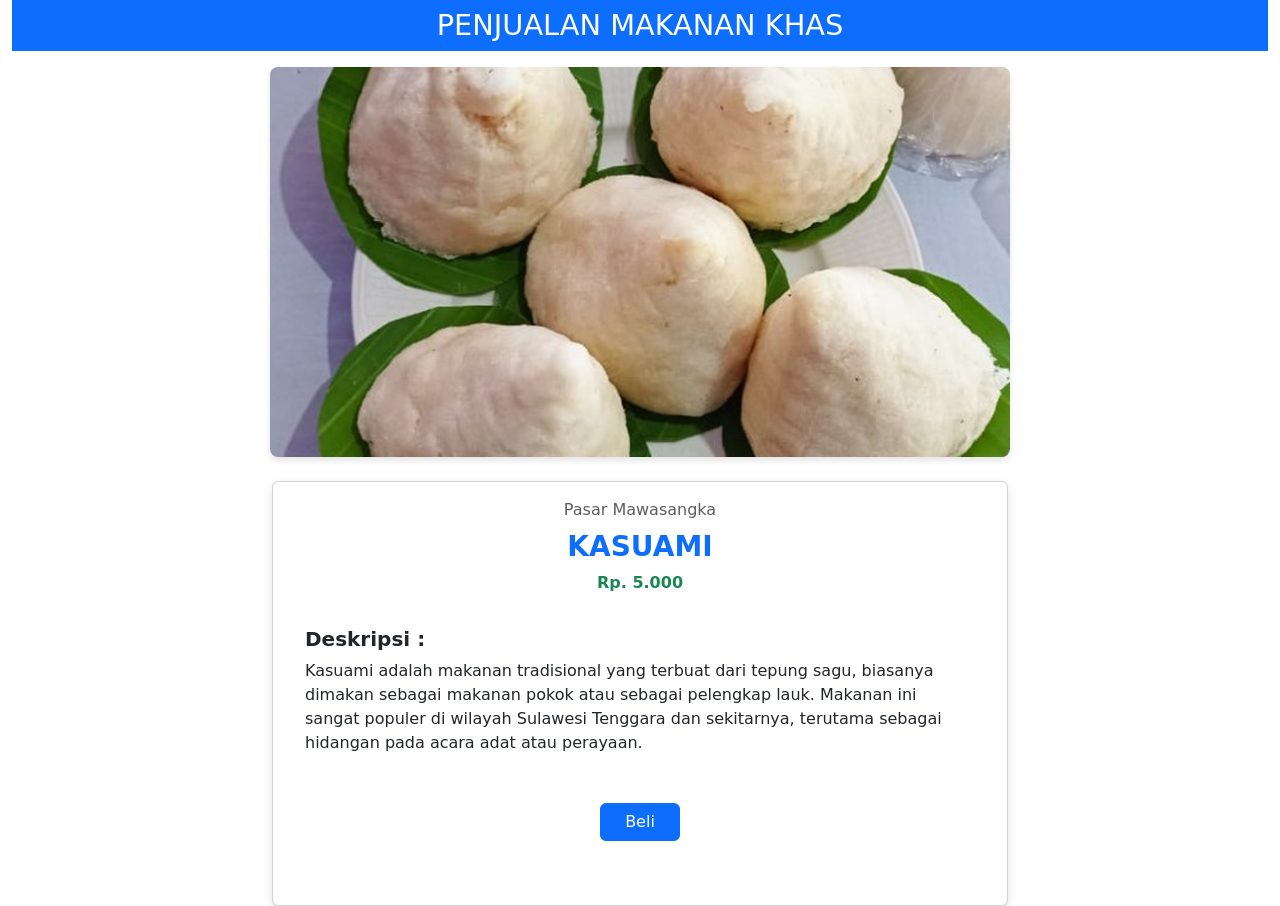
<file: kantofi.html>
<!DOCTYPE html>
<html lang="id">
  <head>
    <meta charset="utf-8" />
    <meta name="viewport" content="width=device-width, initial-scale=1" />
    <title>Kasuami - Makanan Khas</title>

    <!-- Icon -->
    <link rel="stylesheet" href="https://cdn.jsdelivr.net/npm/bootstrap-icons@1.11.2/font/bootstrap-icons.min.css" />

    <!-- CSS Kustom -->
    <link rel="stylesheet" href="css_tentang.css" />

    <!-- Bootstrap -->
    <link href="https://cdn.jsdelivr.net/npm/bootstrap@5.3.2/dist/css/bootstrap.min.css" rel="stylesheet" />
  </head>
  <body>
    <div class="container-fluid">
      <!-- Navbar -->
      <nav class="navbar navbar-expand-lg bg-primary">
        <div class="container-fluid justify-content-center">
          <h1 class="text-white text-center">PENJUALAN MAKANAN KHAS</h1>
        </div>
      </nav>
      <!-- Tutup Navbar -->

      <!-- Jumbotron / Gambar Utama -->
      <div class="container-fluid mt-3">
        <img src="img/KUKUS.png" alt="Kasuami" class="header-image" />
      </div>
      <!-- Tutup Jumbotron -->

      <!-- Konten Utama -->
      <div class="container mt-4">
        <div class="row justify-content-center">
          <div class="col-md-8">
            <div class="card p-3">
              <div class="text-center">
                <p class="text-muted mb-1">Pasar Mawasangka</p>
                <h3 class="text-primary fw-bold">KASUAMI</h3>
                <p class="text-success fw-semibold">Rp. 5.000</p>
              </div>
              <div class="card-body">
                <h5 class="fw-bold">Deskripsi :</h5>
                <p>
                  Kasuami adalah makanan tradisional yang terbuat dari tepung sagu, biasanya dimakan sebagai makanan pokok atau sebagai pelengkap lauk. Makanan ini sangat populer di wilayah Sulawesi Tenggara dan sekitarnya, terutama sebagai
                  hidangan pada acara adat atau perayaan.
                </p>
                <div class="text-center">
                  <a href="alamat.html" class="btn btn-primary px-4">Beli</a>
                </div>
              </div>
            </div>
          </div>
        </div>
      </div>
    </div>

    <!-- Bootstrap JS -->
    <script src="https://cdn.jsdelivr.net/npm/bootstrap@5.3.2/dist/js/bootstrap.bundle.min.js"></script>
  </body>
</html>
</file>
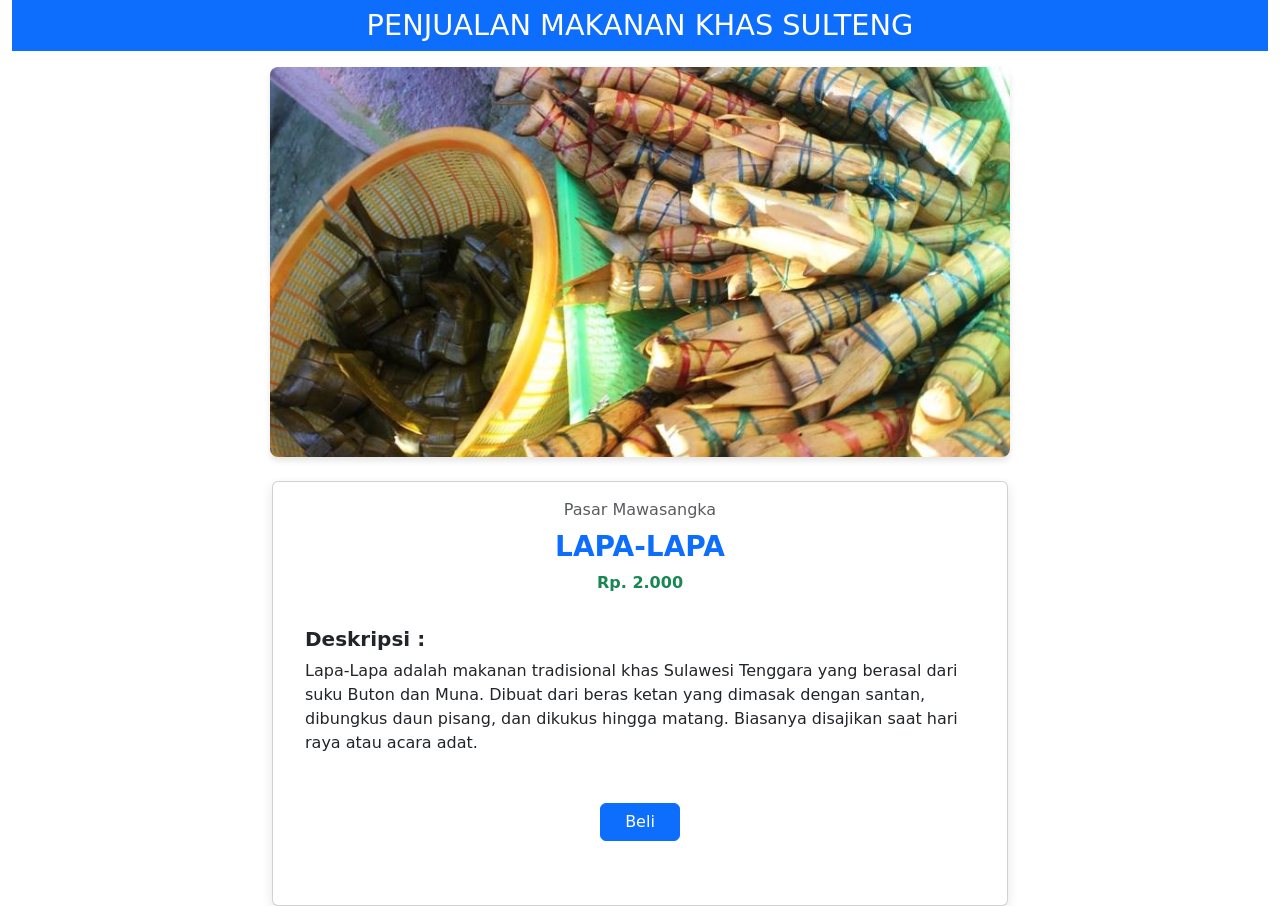
<file: lapa_lapa.html>
<!DOCTYPE html>
<html lang="id">
  <head>
    <meta charset="utf-8" />
    <meta name="viewport" content="width=device-width, initial-scale=1" />
    <title>Lapa-Lapa</title>

    <!-- Icon -->
    <link rel="stylesheet" href="https://cdn.jsdelivr.net/npm/bootstrap-icons@1.11.2/font/bootstrap-icons.min.css" />

    <!-- CSS Kustom -->
    <link rel="stylesheet" href="css_tentang.css" />

    <!-- Bootstrap -->
    <link href="https://cdn.jsdelivr.net/npm/bootstrap@5.3.2/dist/css/bootstrap.min.css" rel="stylesheet" />
  </head>
  <body>
    <div class="container-fluid">
      <!-- Navbar -->
      <nav class="navbar navbar-expand-lg bg-primary">
        <div class="container-fluid justify-content-center">
          <h1 class="text-white text-center">PENJUALAN MAKANAN KHAS SULTENG</h1>
        </div>
      </nav>
      <!-- Tutup Navbar -->

      <!-- Jumbotron / Gambar Utama -->
      <div class="container-fluid mt-3">
        <img src="img/lapa.jpg" alt="Lapa-Lapa" class="header-image" />
      </div>
      <!-- Tutup Jumbotron -->

      <!-- Konten Utama -->
      <div class="container mt-4">
        <div class="row justify-content-center">
          <div class="col-md-8">
            <div class="card p-3">
              <div class="text-center">
                <p class="text-muted mb-1">Pasar Mawasangka</p>
                <h3 class="text-primary fw-bold">LAPA-LAPA</h3>
                <p class="text-success fw-semibold">Rp. 2.000</p>
              </div>
              <div class="card-body">
                <h5 class="fw-bold">Deskripsi :</h5>
                <p>
                  Lapa-Lapa adalah makanan tradisional khas Sulawesi Tenggara yang berasal dari suku Buton dan Muna. Dibuat dari beras ketan yang dimasak dengan santan, dibungkus daun pisang, dan dikukus hingga matang. Biasanya disajikan
                  saat hari raya atau acara adat.
                </p>
                <div class="text-center">
                  <a href="alamat.html" class="btn btn-primary px-4">Beli</a>
                </div>
              </div>
            </div>
          </div>
        </div>
      </div>
    </div>

    <!-- Bootstrap JS -->
    <script src="https://cdn.jsdelivr.net/npm/bootstrap@5.3.2/dist/js/bootstrap.bundle.min.js"></script>
  </body>
</html>
</file>
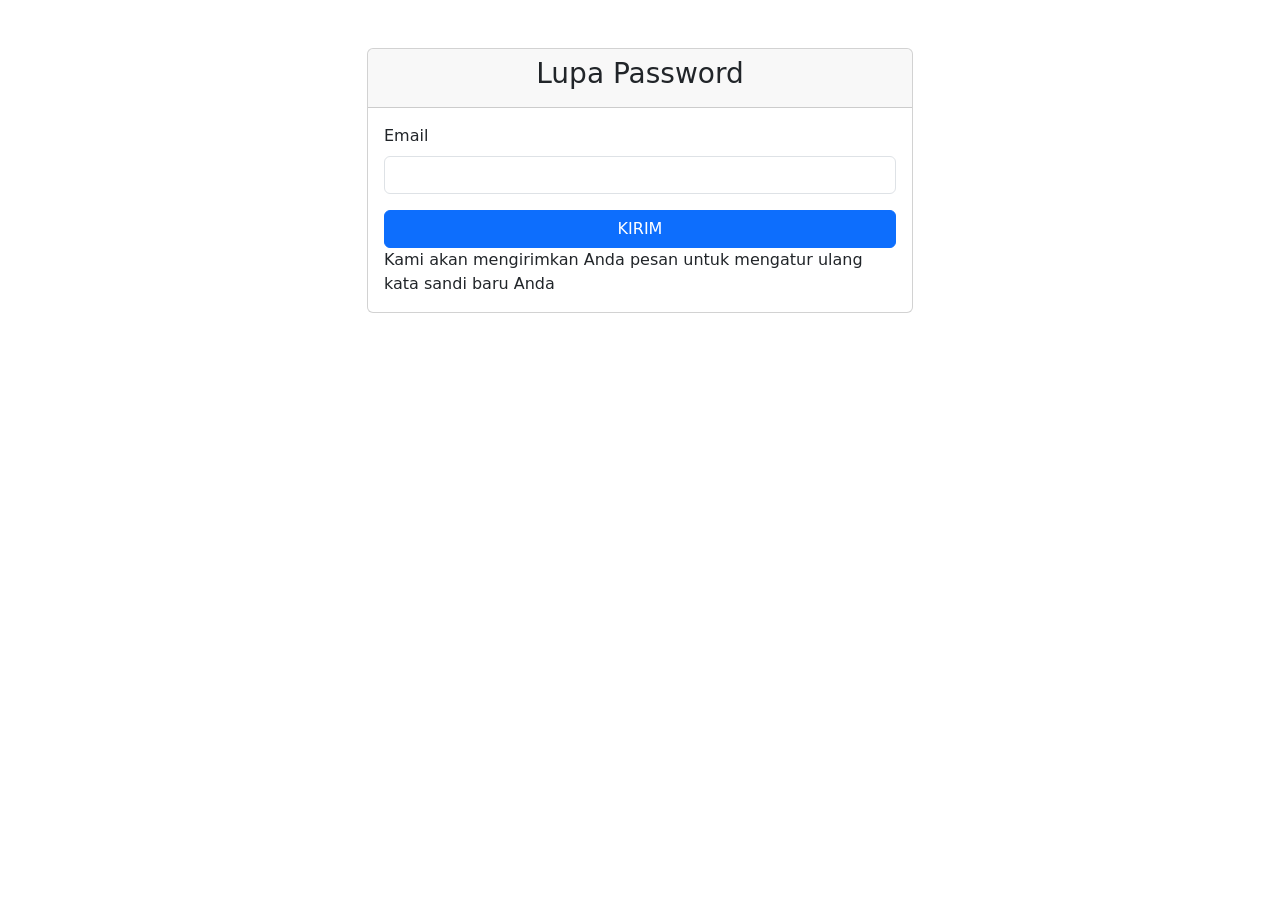
<file: lupa_sandi.html>
<!DOCTYPE html>
<html lang="en">
  <head>
    <meta charset="UTF-8" />
    <meta name="viewport" content="width=device-width, initial-scale=1, shrink-to-fit=no" />
    <title>Lupa Password</title>
    <link rel="stylesheet" href="https://cdn.jsdelivr.net/npm/bootstrap-icons@1.11.2/font/bootstrap-icons.min.css" />
    <!-- Tambahkan link Bootstrap di sini -->
    <link href="https://cdn.jsdelivr.net/npm/bootstrap@5.3.0/dist/css/bootstrap.min.css" rel="stylesheet" />
  </head>
  <body>
    <div class="container mt-5">
      <div class="row justify-content-center">
        <div class="col-md-6">
          <div class="card">
            <div class="card-header">
              <h3 class="text-center">Lupa Password</h3>
            </div>
            <div class="card-body">
              <form action="sandi_baru.html">
                <div class="mb-3">
                  <label for="email" class="form-label">Email</label>

                  <input type="email" class="form-control" id="email" name="email" />
                </div>
                <div class="d-grid">
                  <button type="submit" class="btn btn-primary">KIRIM</button>
                </div>
                <h8 class="text-center"> Kami akan mengirimkan Anda pesan untuk mengatur ulang kata sandi baru Anda</h8>
              </form>
            </div>
          </div>
        </div>
      </div>
    </div>

    <!-- Tambahkan script Bootstrap dan script lainnya jika diperlukan -->
    <script src="https://cdn.jsdelivr.net/npm/bootstrap@5.3.0/dist/js/bootstrap.bundle.min.js"></script>
  </body>
</html>
</file>
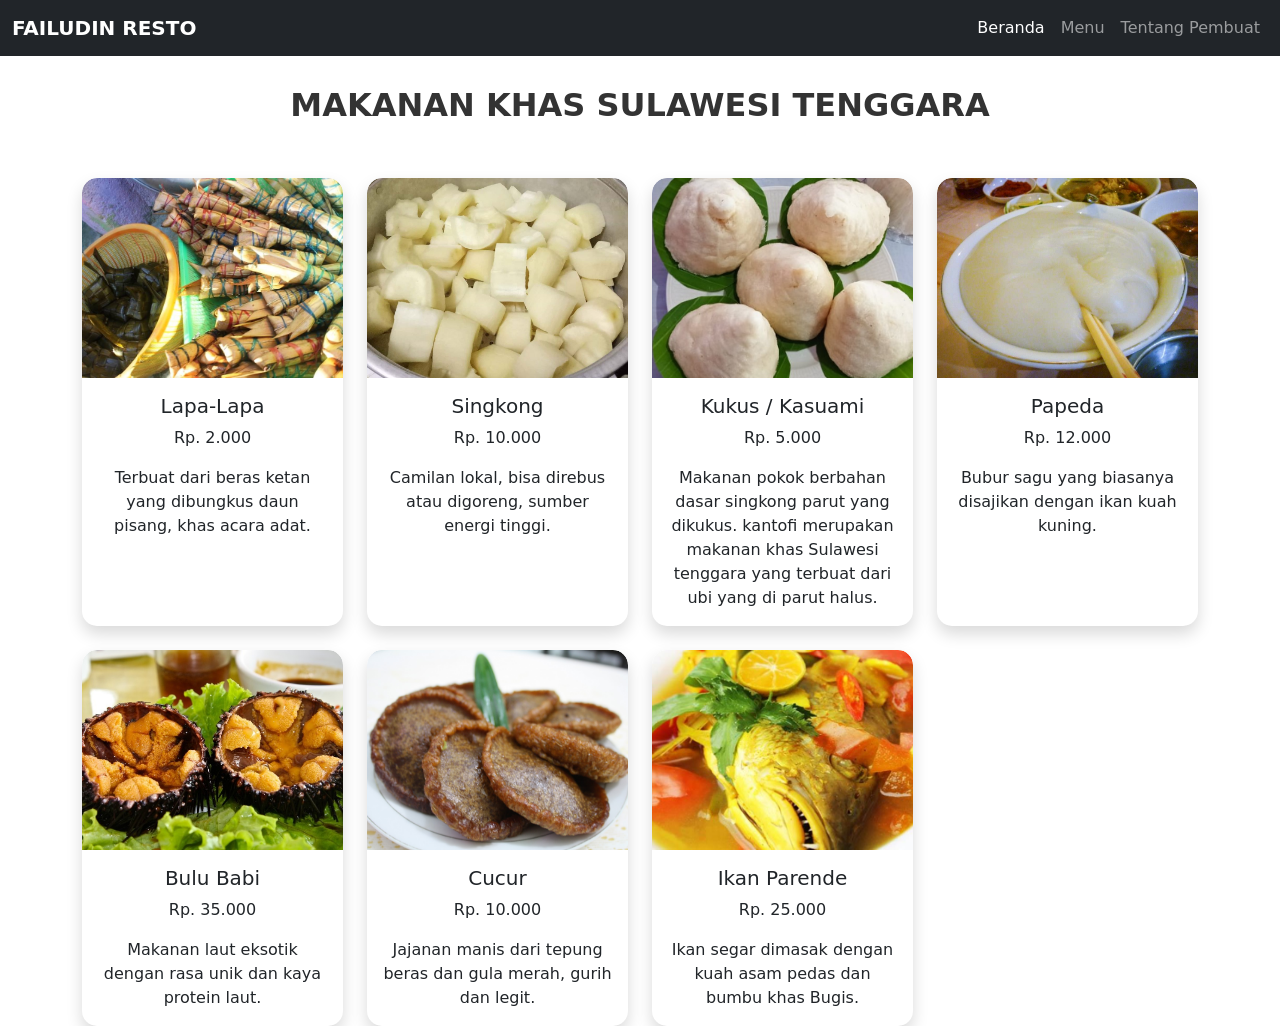
<file: menu.html>
<!DOCTYPE html>
<html lang="id">
  <head>
    <meta charset="UTF-8" />
    <meta name="viewport" content="width=device-width, initial-scale=1, shrink-to-fit=no" />
    <title>Beranda - FAILUDIN RESTO</title>

    <!-- Bootstrap & Icons -->
    <link rel="stylesheet" href="https://cdn.jsdelivr.net/npm/bootstrap@5.3.0/dist/css/bootstrap.min.css" />
    <link rel="stylesheet" href="https://cdn.jsdelivr.net/npm/bootstrap-icons@1.11.2/font/bootstrap-icons.min.css" />

    <!-- Custom CSS -->
    <link rel="stylesheet" href="style.css" />
  </head>
  <body style="">
    <!-- Navbar -->
    <nav class="navbar navbar-expand-lg navbar-dark bg-dark">
      <div class="container-fluid">
        <a class="navbar-brand fw-bold" href="#">FAILUDIN RESTO</a>
        <button class="navbar-toggler" type="button" data-bs-toggle="collapse" data-bs-target="#navbarNav">
          <span class="navbar-toggler-icon"></span>
        </button>
        <div class="collapse navbar-collapse justify-content-end" id="navbarNav">
          <ul class="navbar-nav">
            <li class="nav-item">
              <a class="nav-link active" aria-current="page" href="index.html">Beranda</a>
            </li>
            <li class="nav-item">
              <a class="nav-link" href="#menu">Menu</a>
            </li>
            <li class="nav-item">
              <a class="nav-link" href="profil/index.html">Tentang Pembuat</a>
            </li>
          </ul>
        </div>
      </div>
    </nav>

    <!-- Gambar Header -->

    <!-- Judul -->
    <div class="container mt-4">
      <h2 class="fw-bold text-center">MAKANAN KHAS SULAWESI TENGGARA</h2>

      <!-- Grid Produk -->
      <div class="row row-cols-1 row-cols-sm-2 row-cols-md-4 g-4 mt-3">
        <!-- Produk: Lapa-Lapa -->
        <div class="col">
          <div class="card h-100 shadow">
            <img src="img/lapa.jpg" class="card-img-top" alt="Lapa-Lapa" />
            <div class="card-body text-center">
              <h5 class="card-title">Lapa-Lapa</h5>
              <p class="card-text">Rp. 2.000</p>
              <p class="card-text">Terbuat dari beras ketan yang dibungkus daun pisang, khas acara adat.</p>
            </div>
          </div>
        </div>

        <!-- Produk: Singkong -->
        <div class="col">
          <div class="card h-100 shadow">
            <img src="img/SINGKON.jpg" class="card-img-top" alt="Singkong" />
            <div class="card-body text-center">
              <h5 class="card-title">Singkong</h5>
              <p class="card-text">Rp. 10.000</p>
              <p class="card-text">Camilan lokal, bisa direbus atau digoreng, sumber energi tinggi.</p>
            </div>
          </div>
        </div>

        <!-- Produk: Kukus / Kasuami -->
        <div class="col">
          <div class="card h-100 shadow">
            <img src="img/KUKUS.png" class="card-img-top" alt="Kukus" />
            <div class="card-body text-center">
              <h5 class="card-title">Kukus / Kasuami</h5>
              <p class="card-text">Rp. 5.000</p>
              <p class="card-text">Makanan pokok berbahan dasar singkong parut yang dikukus. kantofi merupakan makanan khas Sulawesi tenggara yang terbuat dari ubi yang di parut halus.</p>
            </div>
          </div>
        </div>

        <!-- Produk: Papeda -->
        <div class="col">
          <div class="card h-100 shadow">
            <img src="img/PAPEDA.jpg" class="card-img-top" alt="Papeda" />
            <div class="card-body text-center">
              <h5 class="card-title">Papeda</h5>
              <p class="card-text">Rp. 12.000</p>
              <p class="card-text">Bubur sagu yang biasanya disajikan dengan ikan kuah kuning.</p>
            </div>
          </div>
        </div>

        <!-- Produk: Bulu Babi -->
        <div class="col">
          <div class="card h-100 shadow">
            <img src="img/bulu_babi.jpg" class="card-img-top" alt="Bulu Babi" />
            <div class="card-body text-center">
              <h5 class="card-title">Bulu Babi</h5>
              <p class="card-text">Rp. 35.000</p>
              <p class="card-text">Makanan laut eksotik dengan rasa unik dan kaya protein laut.</p>
            </div>
          </div>
        </div>

        <!-- Produk: Cucur -->
        <div class="col">
          <div class="card h-100 shadow">
            <img src="img/cucur.JPG" class="card-img-top" alt="Cucur" />
            <div class="card-body text-center">
              <h5 class="card-title">Cucur</h5>
              <p class="card-text">Rp. 10.000</p>
              <p class="card-text">Jajanan manis dari tepung beras dan gula merah, gurih dan legit.</p>
            </div>
          </div>
        </div>

        <!-- Produk: Ikan Parende -->
        <div class="col">
          <div class="card h-100 shadow">
            <img src="img/ikan_parende.jpg" class="card-img-top" alt="Ikan Parende" />
            <div class="card-body text-center">
              <h5 class="card-title">Ikan Parende</h5>
              <p class="card-text">Rp. 25.000</p>
              <p class="card-text">Ikan segar dimasak dengan kuah asam pedas dan bumbu khas Bugis.</p>
            </div>
          </div>
        </div>
      </div>
    </div>

    <!-- Bootstrap JS -->
    <script src="https://cdn.jsdelivr.net/npm/bootstrap@5.3.0/dist/js/bootstrap.bundle.min.js"></script>
  </body>
</html>
</file>
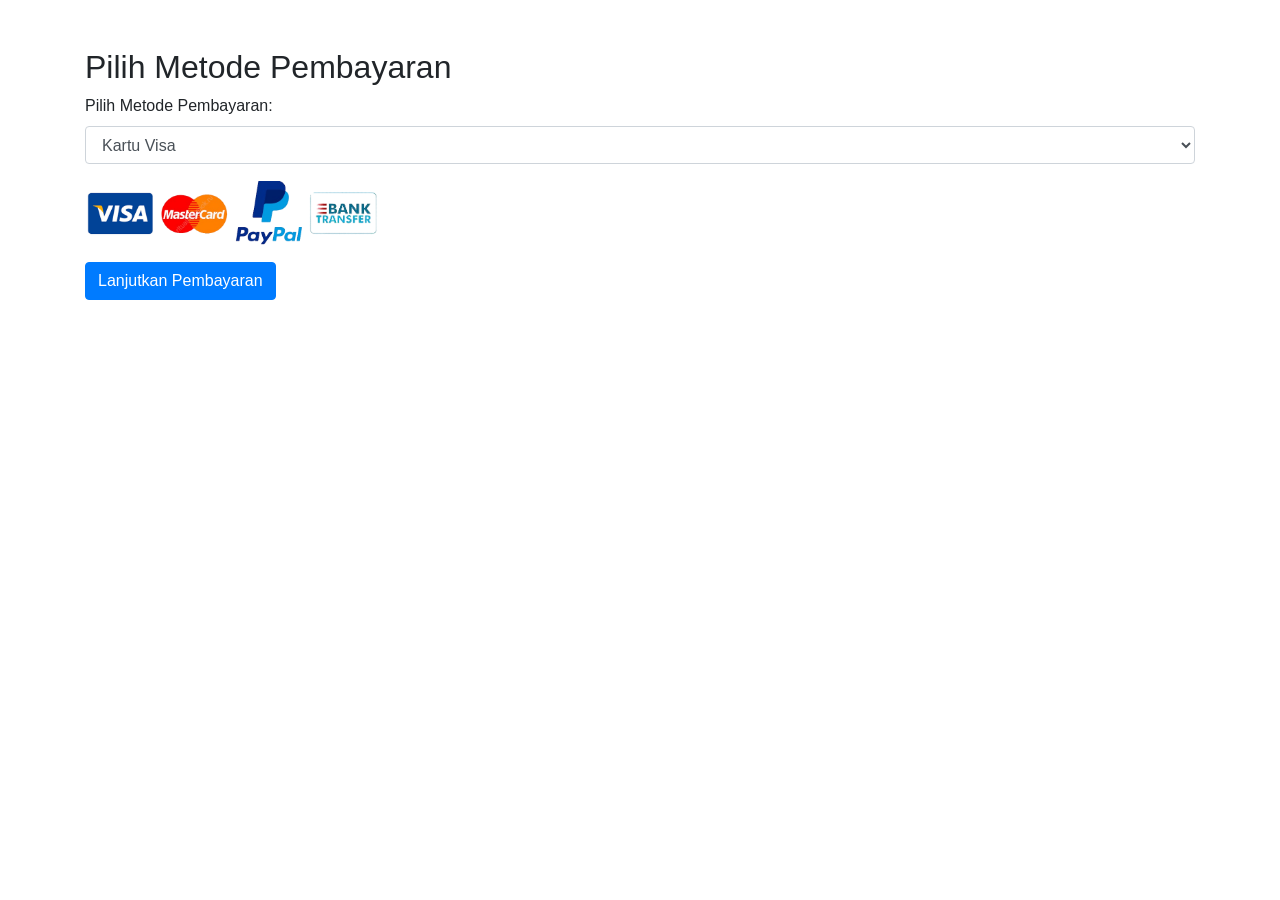
<file: metode_pembayaran.html>
<!DOCTYPE html>
<html lang="en">
  <head>
    <meta charset="UTF-8" />
    <meta name="viewport" content="width=device-width, initial-scale=1.0" />
    <title>Pilih Metode Pembayaran</title>
    <!-- Tambahkan tautan ke file Bootstrap CSS -->
    <link rel="stylesheet" href="https://maxcdn.bootstrapcdn.com/bootstrap/4.5.2/css/bootstrap.min.css" />
  </head>
  <body>
    <div class="container mt-5">
      <h2 class="fw-light">Pilih Metode Pembayaran</h2>

      <!-- Formulir untuk memilih metode pembayaran -->
      <form action="sukses.html">
        <div class="form-group">
          <label class="fw-bold">Pilih Metode Pembayaran:</label>

          <select class="form-control" id="metodePembayaran" name="metodePembayaran">
            <option value="visa">Kartu Visa</option>
            <option value="mastercard">Kartu MasterCard</option>
            <option value="paypal">PayPal</option>
            <option value="transfer">Transfer Bank</option>
          </select>
        </div>

        <!-- Gambar yang terkait dengan metode pembayaran -->
        <div class="form-group">
          <img src="img/visa.png" alt="Logo Visa" class="img-fluid" height="70" width="70" />
          <img src="img/kartu.png" alt="Logo Visa" class="img-fluid" height="70" width="70" />
          <img src="img/paypal.png" alt="Logo Visa" class="img-fluid" height="70" width="70" />
          <img src="img/tranfer.png" alt="Logo Visa" class="img-fluid" height="70" width="70" />
        </div>

        <!-- Tombol untuk mengirim formulir -->
        <button type="submit" class="btn btn-primary">Lanjutkan Pembayaran</button>
      </form>
    </div>

    <!-- Tambahkan tautan ke file Bootstrap JS dan Popper.js (diperlukan untuk beberapa komponen Bootstrap) -->
    <script src="https://code.jquery.com/jquery-3.5.1.slim.min.js"></script>
    <script src="https://cdn.jsdelivr.net/npm/@popperjs/core@2.5.2/dist/umd/popper.min.js"></script>
    <script src="https://maxcdn.bootstrapcdn.com/bootstrap/4.5.2/js/bootstrap.min.js"></script>
  </body>
</html>
</file>
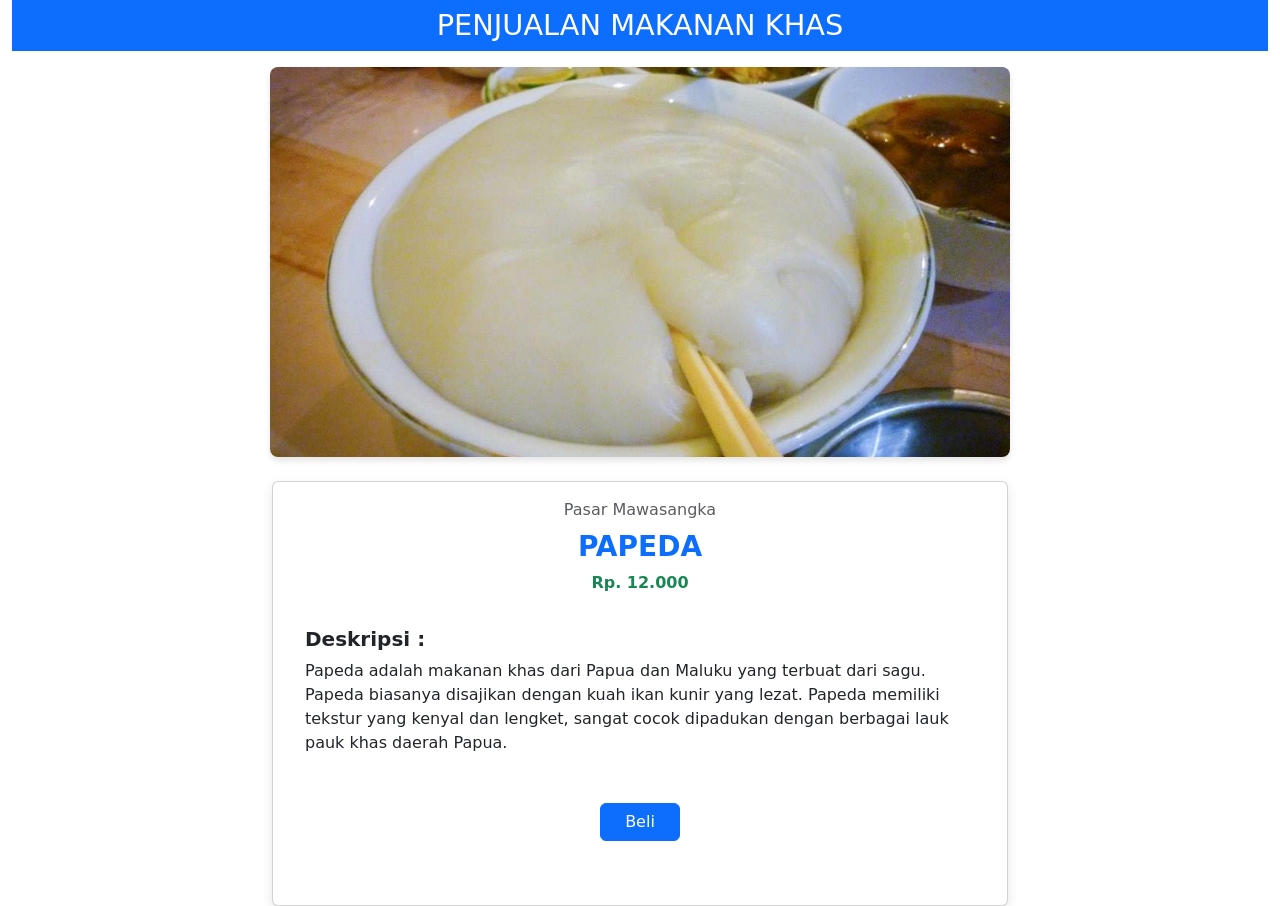
<file: papeda.html>
<!DOCTYPE html>
<html lang="id">
  <head>
    <meta charset="utf-8" />
    <meta name="viewport" content="width=device-width, initial-scale=1" />
    <title>Papeda - Makanan Khas</title>

    <!-- Icon -->
    <link rel="stylesheet" href="https://cdn.jsdelivr.net/npm/bootstrap-icons@1.11.2/font/bootstrap-icons.min.css" />

    <!-- CSS Kustom -->
    <link rel="stylesheet" href="css_tentang.css" />

    <!-- Bootstrap -->
    <link href="https://cdn.jsdelivr.net/npm/bootstrap@5.3.2/dist/css/bootstrap.min.css" rel="stylesheet" />
  </head>
  <body>
    <div class="container-fluid">
      <!-- Navbar -->
      <nav class="navbar navbar-expand-lg bg-primary">
        <div class="container-fluid justify-content-center">
          <h1 class="text-white text-center">PENJUALAN MAKANAN KHAS</h1>
        </div>
      </nav>
      <!-- Tutup Navbar -->

      <!-- Jumbotron / Gambar Utama -->
      <div class="container-fluid mt-3">
        <img src="img/PAPEDA.jpg" alt="Papeda" class="header-image" />
      </div>
      <!-- Tutup Jumbotron -->

      <!-- Konten Utama -->
      <div class="container mt-4">
        <div class="row justify-content-center">
          <div class="col-md-8">
            <div class="card p-3">
              <div class="text-center">
                <p class="text-muted mb-1">Pasar Mawasangka</p>
                <h3 class="text-primary fw-bold">PAPEDA</h3>
                <p class="text-success fw-semibold">Rp. 12.000</p>
              </div>
              <div class="card-body">
                <h5 class="fw-bold">Deskripsi :</h5>
                <p>
                  Papeda adalah makanan khas dari Papua dan Maluku yang terbuat dari sagu. Papeda biasanya disajikan dengan kuah ikan kunir yang lezat. Papeda memiliki tekstur yang kenyal dan lengket, sangat cocok dipadukan dengan berbagai
                  lauk pauk khas daerah Papua.
                </p>
                <div class="text-center">
                  <a href="alamat.html" class="btn btn-primary px-4">Beli</a>
                </div>
              </div>
            </div>
          </div>
        </div>
      </div>
    </div>

    <!-- Bootstrap JS -->
    <script src="https://cdn.jsdelivr.net/npm/bootstrap@5.3.2/dist/js/bootstrap.bundle.min.js"></script>
  </body>
</html>
</file>
<file: style.css>
/* Atur style dasar kartu */
.card {
  border: none;
  border-radius: 15px;
  overflow: hidden;
  box-shadow: 0 4px 12px rgba(0, 0, 0, 0.15);
  transition: transform 0.3s ease, box-shadow 0.3s ease;
}

/* Efek hover pada kartu */
.card:hover {
  transform: translateY(-5px);
  box-shadow: 0 8px 20px rgba(0, 0, 0, 0.25);
}

/* Atur gambar agar ukurannya seragam */
.card-img-top {
  height: 200px;
  width: 100%;
  object-fit: cover;
  border-top-left-radius: 15px;
  border-top-right-radius: 15px;
}

/* Style tombol WA agar tidak terlalu dekat */
.card-body a img {
  margin-left: 10px;
}

/* Judul pada navbar */
nav h1 {
  color: white;
  font-weight: bold;
  margin: auto;
  font-size: 1.5rem;
}

/* Atur teks heading tengah */
h2.fw-bold.text-center {
  margin: 30px 0;
  color: #333;
}

/* Responsive fix kalau perlu */
@media (max-width: 768px) {
  .card-img-top {
    height: 180px;
  }

  nav h1 {
    font-size: 1.2rem;
  }

  .bg-maroon {
    background-color: #800000 !important; /* Warna maroon */
  }
  .navbar-maroon .navbar-brand,
  .navbar-maroon .nav-link {
    color: black !important; /* Teks hitam */
  }
  .navbar-maroon .nav-link:hover {
    color: white !important; /* Hover opsional */
  }
}
</file>
<file: profil/style.css>
body {
  min-height: 3000px;
}
.jumbotron {
  padding-top: 6rem;
  background-color: #cfddeb;
}

#projek {
  background-color: #e2edff;
}

.container-content {
  background-color: #f7f7f7;
  display: flex;
  justify-content: center;
  align-items: center;
  height: 75vh;
}
section {
  padding-top: 5rem;
}
</file>
<file: css_tentang.css>
/* css untuk detail */
/* Umum */
body {
  font-family: "Segoe UI", Tahoma, Geneva, Verdana, sans-serif;
  background-color: #f8f9fa;
  margin: 0;
  padding: 0;
}

/* Navbar */
.navbar {
  padding: 1rem;
  font-weight: bold;
  color: white;
}

.navbar h1 {
  color: white;
  font-size: 1.8rem;
  text-transform: uppercase;
  margin: 0 auto;
}

/* Kartu Deskripsi */
.card {
  padding: 1.5rem;
  background-color: white;
  border-radius: 20px;
  border: none;
  box-shadow: 0 4px 12px rgba(0, 0, 0, 0.1);
  transition: transform 0.3s ease-in-out;
}

.card:hover {
  transform: scale(1.02);
}

.card h3 {
  text-align: center;
  color: #007bff;
  font-weight: 700;
  margin-top: 0.5rem;
}

.card h10 {
  font-size: 1rem;
  color: #6c757d;
}

.card h7 {
  font-size: 1.2rem;
  color: #28a745;
  font-weight: 600;
  display: block;
  text-align: center;
  margin-bottom: 1rem;
}

/* Tombol */
.btn {
  display: block;
  margin: 2rem auto;
  padding: 0.7rem 2rem;
  font-size: 1rem;
  font-weight: bold;
  border-radius: 30px;
}

.btn-primary {
  background-color: #007bff;
  border: none;
}

.header-image {
  display: block;
  margin-left: auto;
  margin-right: auto;
  height: 390px;
  width: 60%;
  object-fit: cover;
  border-radius: 0.5rem;
  box-shadow: 0 4px 6px rgba(0, 0, 0, 0.1);
}

.btn-primary:hover {
  background-color: #0056b3;
}

/* Responsif */
@media (max-width: 768px) {
  .card {
    padding: 1rem;
  }

  .navbar h1 {
    font-size: 1.3rem;
  }
}
</file>
